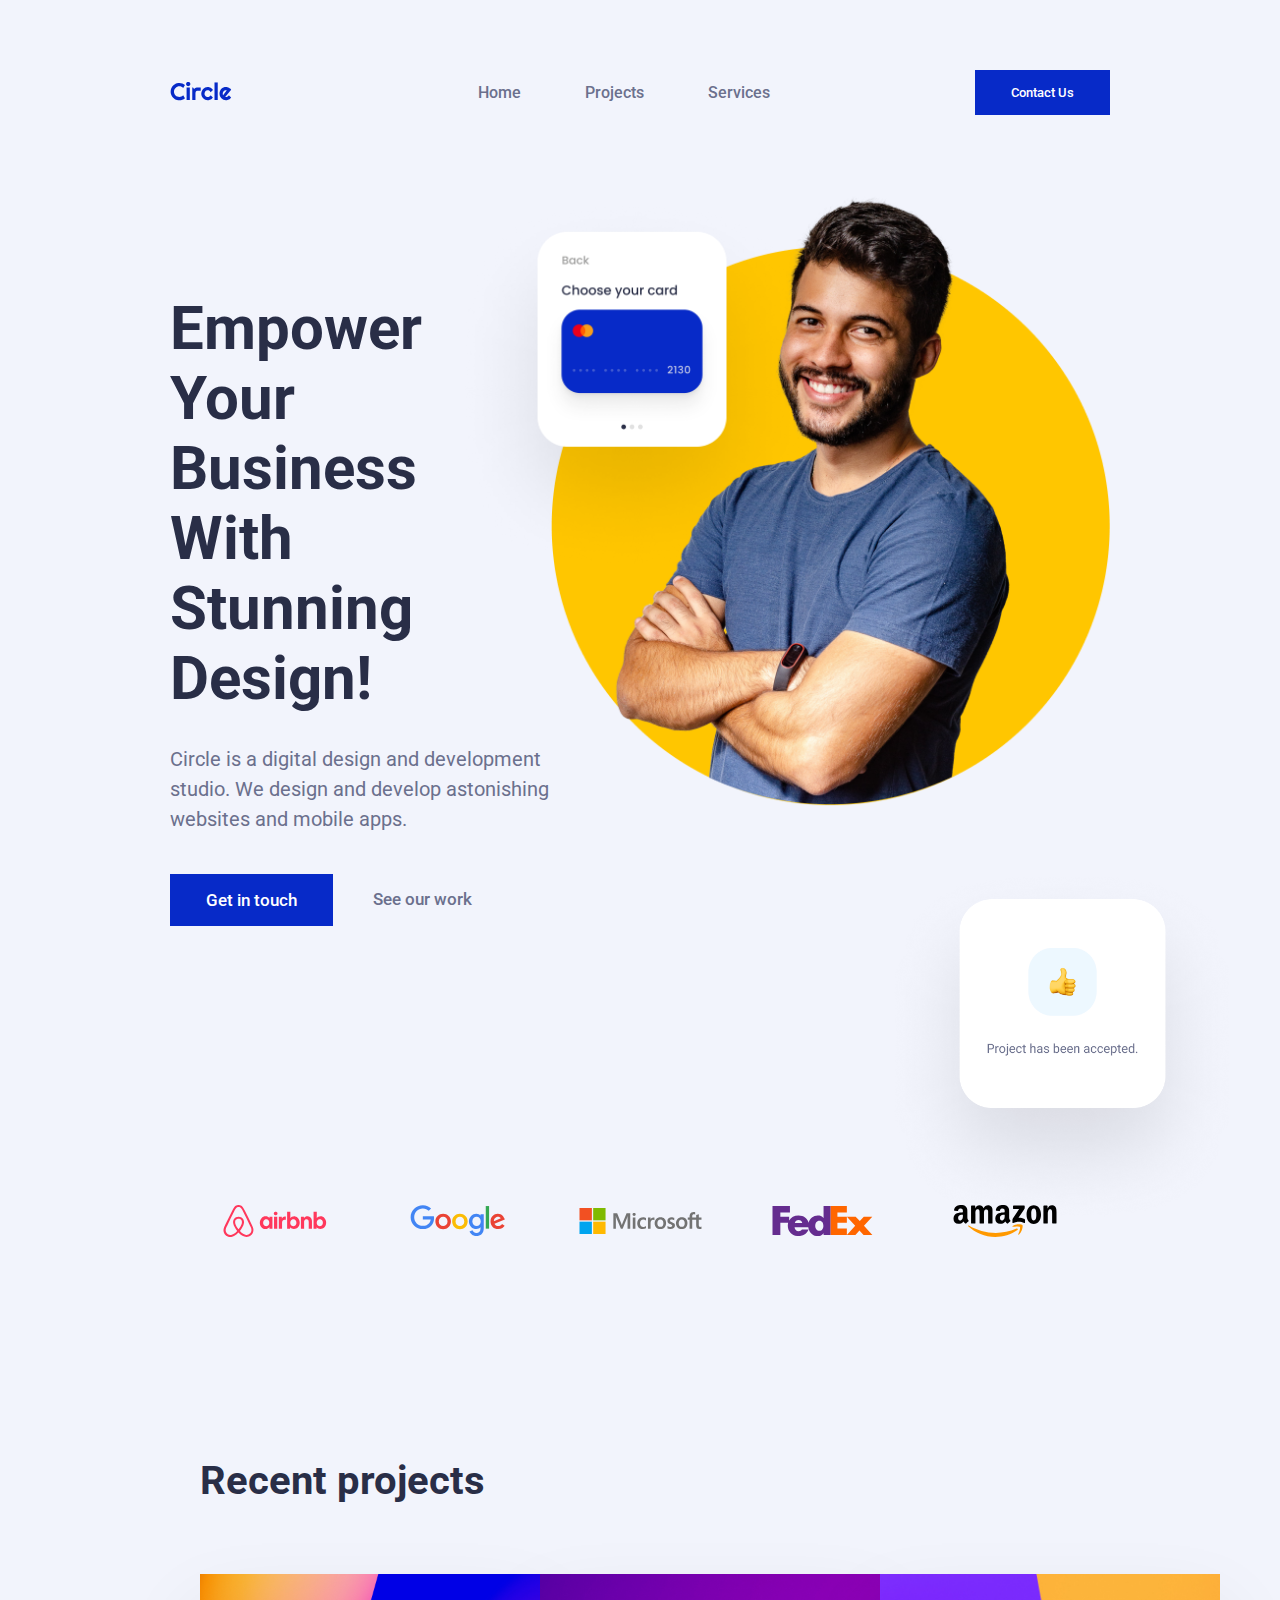
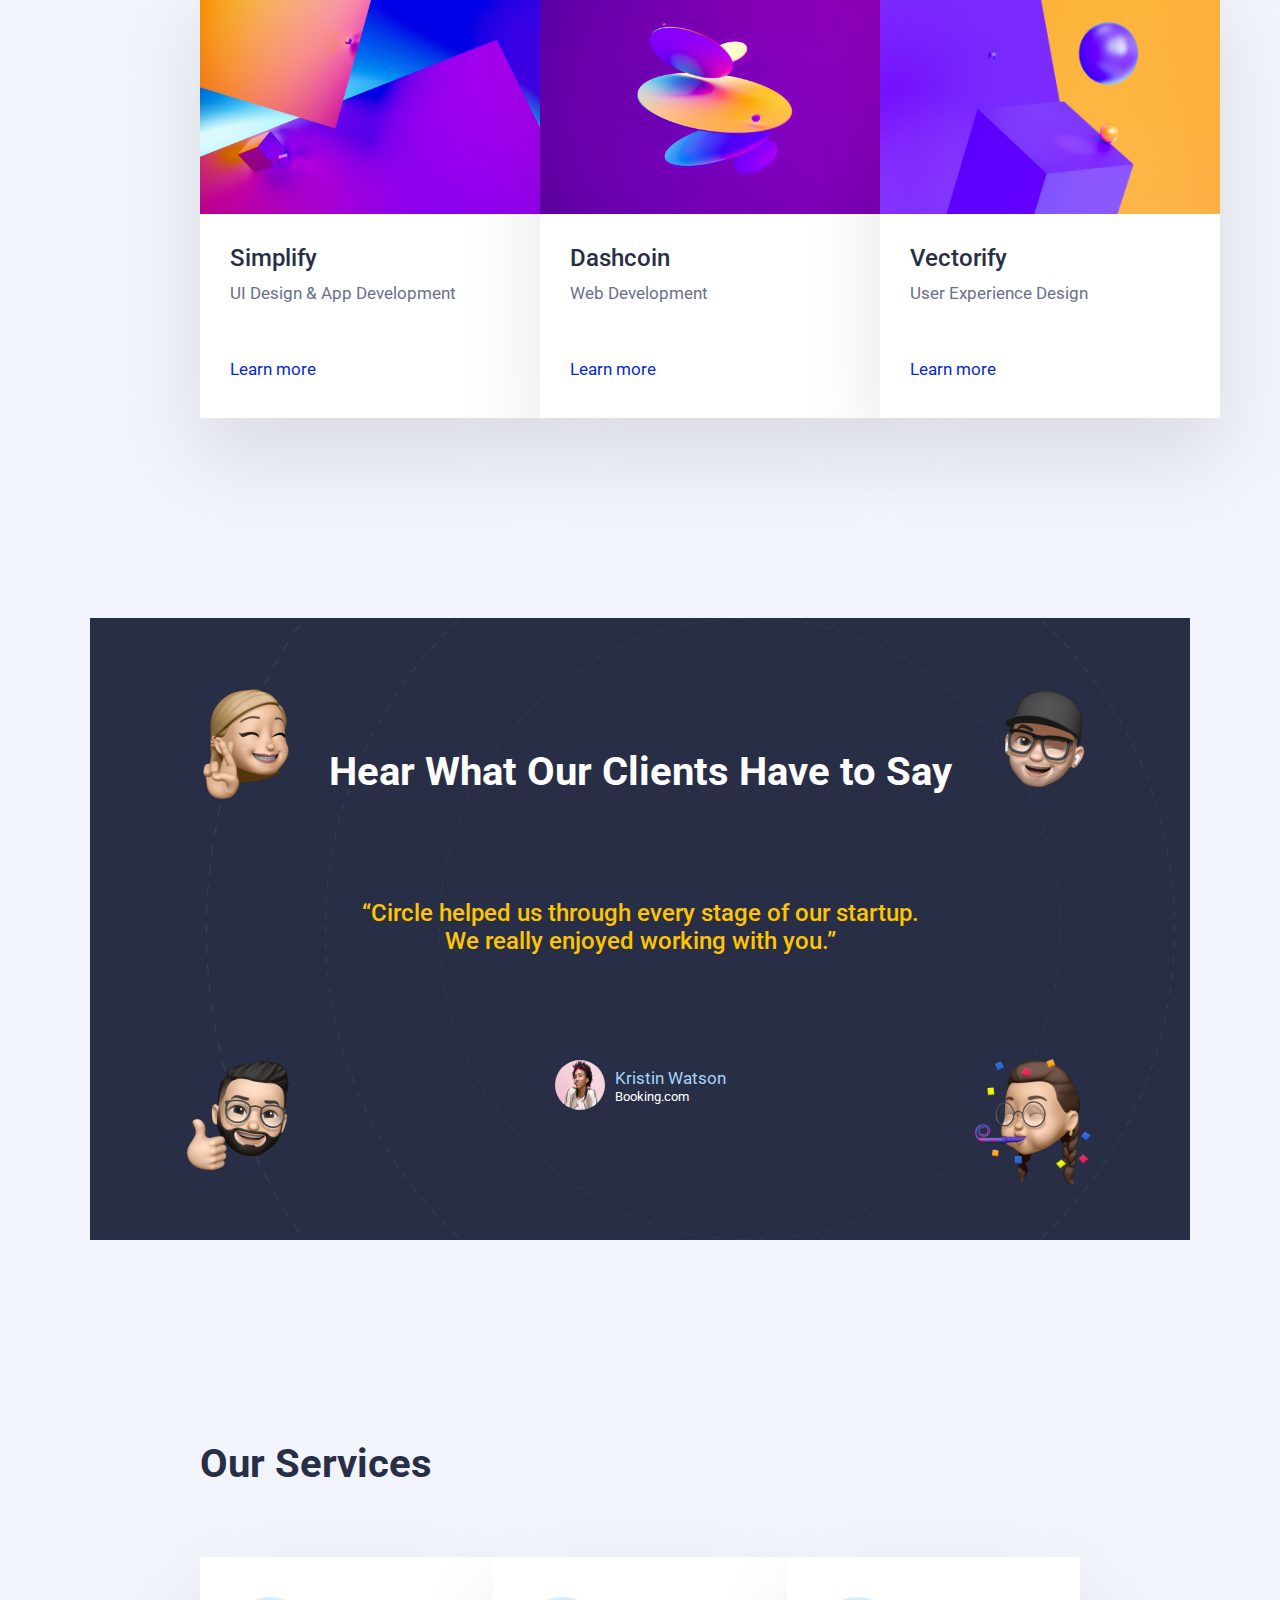
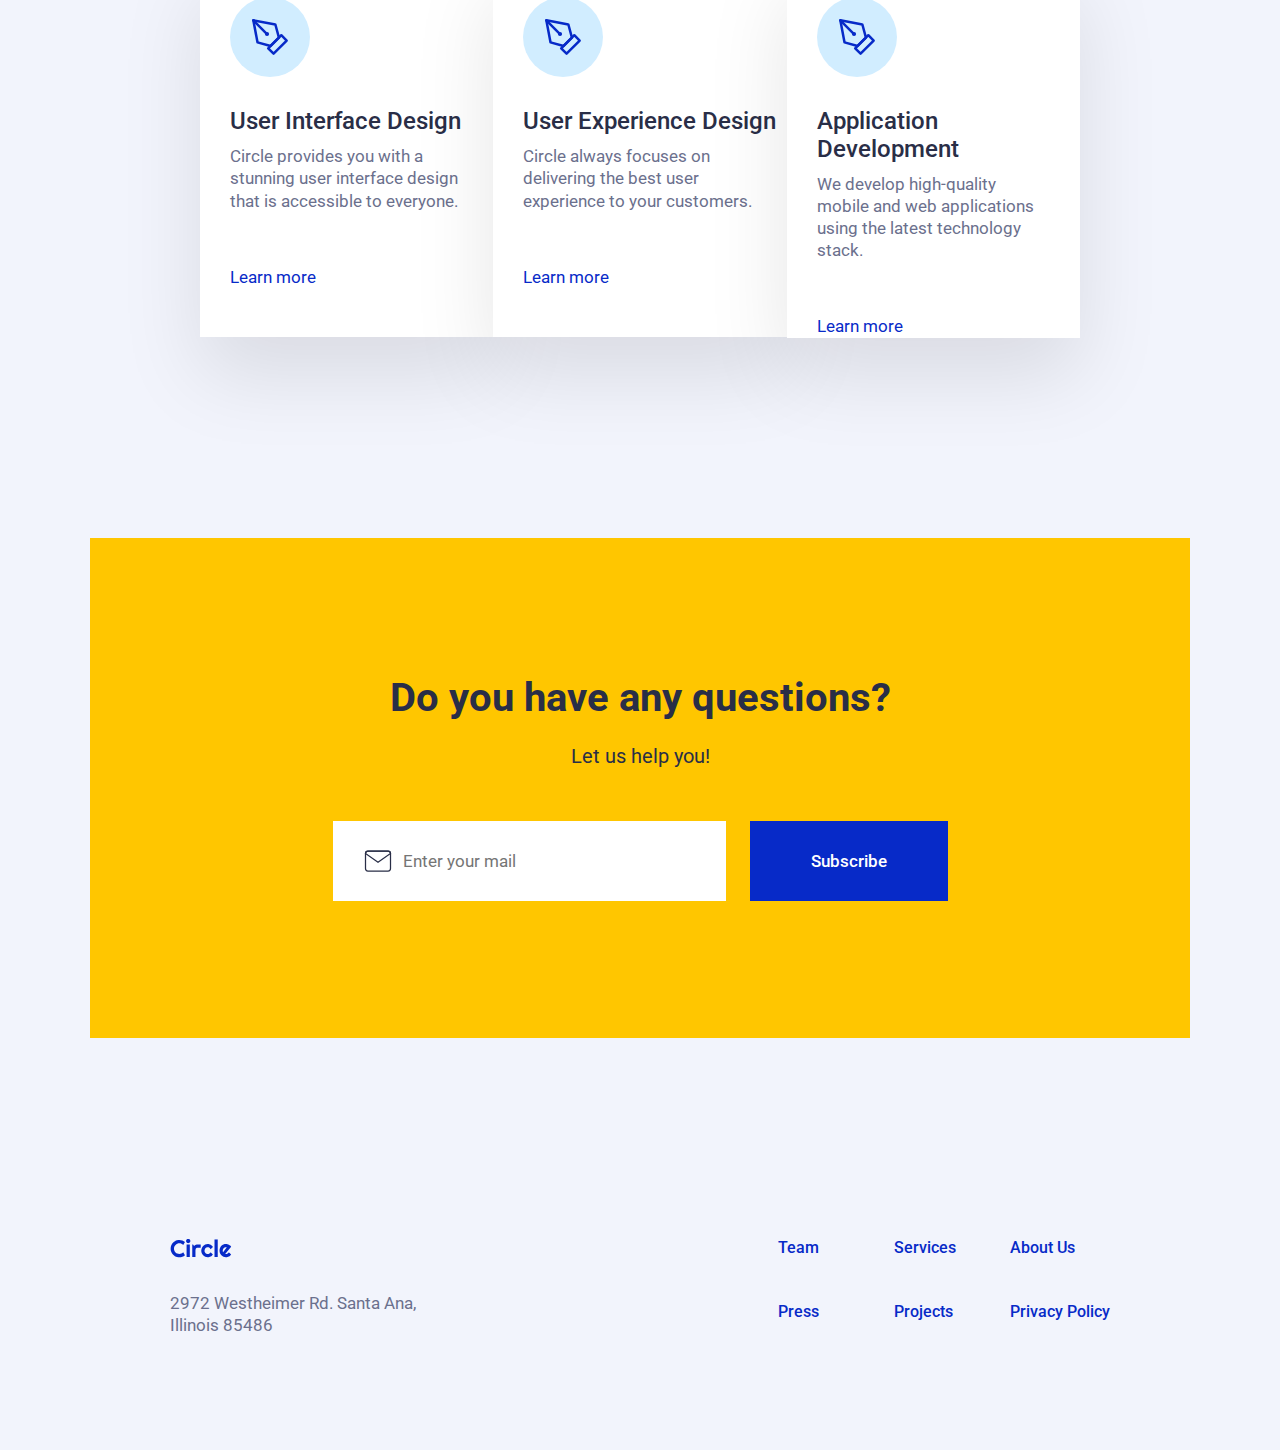
<file: index.html>
<!DOCTYPE html>
<html lang="en">
<head>
    <meta charset="UTF-8">
    <meta http-equiv="X-UA-Compatible" content="IE=edge">
    <meta name="viewport" content="width=device-width, initial-scale=1.0">
    <link rel="stylesheet" href=" style-copy.css">
    <link rel="preconnect" href="https://fonts.googleapis.com">
    <link rel="preconnect" href="https://fonts.gstatic.com" crossorigin>
    <link href="https://fonts.googleapis.com/css2?family=Roboto+Condensed:ital,wght@1,300&family=Roboto:wght@300;400;500;700&display=swap" rel="stylesheet">  
    <link href="https://fonts.googleapis.com/icon?family=Material+Icons" rel="stylesheet"
    />  
    <title>circle</title>
</head>
<body>
    <header class="bg">
        <a href="/index.html"><img class="logo" src="project-assets/logos/circle.svg" alt="logo circle"></a>
        <nav>
            <ul class="navbar">
                <li> <a href="index.html">Home</a></li>
                <li> <a href="index-project.html">Projects</a></li>
                <li> <a href="#services">Services</a></li>
            </ul>
        </nav>
        <a href="/index-contact-us.html"><button class="cta">Contact Us</button></a>
        <div class="burger-menu">
            <span class="material-icons">menu</span>
        </div>
    </header>
<div class="content bg">
    <div class="hero-section">
    <div class="hero-content">
        <h1 class="h1 txt-dark">Empower Your Business With Stunning Design!</h1>
        <p class="body-txt-regular txt-medium">Circle is a digital design and development studio. We design and develop astonishing websites and mobile apps.</p>
        <div  class="btn-hero">
        <a href="#"><button class="cta get-in-touch headline-medium">Get in touch</button></a>
        <a class="btn-ourwork headline-regular" href="#">See our work</a>
         </div>
    </div>
    <div class="imatge-hero">
        <img class="card1" src="project-assets/hero-section/card-1.png" alt="card1">
        <img class="img-hero" src="project-assets/hero-section/hero-image.png" alt="profile image" srcset="">
        <img class="card2" src="project-assets/hero-section/card-2.png" alt="card2">
    </div>
    </div>
    <div class="client-section">
        <div class="logos-section">
            <a class="clients" href="https://www.airbnb.cat/"><img src="project-assets/logos/airbnb-logo.svg" alt="logo Airbnb"></a>
            <a target="_blank" class="clients" href="https://www.google.com/"><img src="project-assets/logos/google-logo.svg" alt="logo Gooogle"></a>
            <a target="_blank" class="clients" href="https://www.microsoft.com/es-es/"><img src="project-assets/logos/microsoft-logo.svg" alt="logo Microsoft"></a>
            <a target="_blank" class="clients" href="https://www.fedex.com/es-es/home.html"><img src="project-assets/logos/fedex-logo.svg" alt="logo FedEx"></a>
            <a target="_blank" class="clients amazon" href="https://www.amazon.es/ref=nav_logo"><img src="project-assets/logos/amazon-logo.svg" alt="logo amazon"></a>
        </div>
    </div>

   <div class="projects-section">
        <h3 class="h3-projects txt-dark ">Recent projects</h3>
        <div class="projects">
            <div id= "card1" class="card-projects bg-white">
            <img src="project-assets/projects-section/1.jpg" alt="imagen-project">
            <h4 class="title-card body-txt-medium txt-dark ">Simplify</h4>
            <p class="text-card headline-medium txt-medium">UI Design & App Development</p>
            <a class="link-card headline-medium primary-txt" href="index-project.html">Learn more</a>
            </div>
            <div id= "card2" class="card-projects bg-white">
            <img src="project-assets/projects-section/2.jpg" alt="imagen-project">
            <h4 class="title-card body-txt-medium txt-dark ">Dashcoin</h4>
            <p class="text-card headline-medium txt-medium">Web Development</p>
            <a class="link-card headline-medium primary-txt" href="index-project.html">Learn more</a>
            </div>
            <div id= "card3" class="card-projects bg-white">
            <img src="project-assets/projects-section/3.jpg" alt="imagen-project">
            <h4 class="title-card body-txt-medium txt-dark ">Vectorify</h4>
            <p class="text-card headline-medium txt-medium">User Experience Design</p>
            <a class="link-card headline-medium primary-txt" href="index-project.html">Learn more</a>
            </div>
        </div>  
    </div> 
  <div class="testimonial-section bg-dark">
        <div class="testimonial-text">
        <h3 class="txt-white">Hear What Our Clients Have to Say</h3>
        <p class="body-txt-medium secondary-txt">“Circle helped us through every stage of our startup.<br>We really enjoyed working with you.”</p>

        <div class="clients-information">
        <img class="img-clients" src="project-assets/testimonial-section/profile.png" alt="imagen perfil">
        <div class="information">
            <p class="name-client headline-medium primary-hover-txt">Kristin Watson</p>
            <p class="web-client caption-small txt-white">Booking.com</p>
        </div>
        </div>
        </div>
        <img class="emoji tl" src="project-assets/testimonial-section/memoji-1.png" alt="emoji1">
        <img class="emoji tr" src="project-assets/testimonial-section/memoji-2.png" alt="emoji1">
        <img class="emoji bl" src="project-assets/testimonial-section/memoji-3.png" alt="emoji1">
        <img class="emoji br" src="project-assets/testimonial-section/memoji-4.png" alt="emoji1">
    </div>
    
    <div class="services-section">
        <h3 class="h3-projects txt-dark ">Our Services</h3>
        <div class="services">

        <div class="card-services bg-white">
            <div class="circulo primary-tapped-bg">
            <img class="imagen-service" src="project-assets/services-section/icons/1.svg" alt="imagen-service">
            </div>
            <p class="title-card body-txt-medium txt-dark">User Interface Design</p>
            <p class="text-card headline-medium txt-medium">Circle provides you with a stunning user interface design that is accessible to everyone.</p>
            <a class="link-card headline-medium primary-txt" href="#">Learn more</a>
        </div>
            
        <div class="card-services bg-white">
            <div class="circulo primary-tapped-bg">
            <img class="imagen-service" src="project-assets/services-section/icons/1.svg" alt="imagen-service">
            </div>
            <p class="title-card body-txt-medium txt-dark">User Experience Design</p>
            <p class="text-card headline-medium txt-medium">Circle always focuses on delivering the best user experience to your customers.</p>
            <a class="link-card headline-medium primary-txt" href="#">Learn more</a>
        </div>
            
        <div class="card-services bg-white">
            <div class="circulo primary-tapped-bg">
            <img class="imagen-service" src="project-assets/services-section/icons/1.svg" alt="imagen-service">
            </div>
            <p class="title-card body-txt-medium txt-dark">Application Development</p>
            <p class="text-card headline-medium txt-medium">We develop high-quality mobile and web applications using the latest technology stack.</p>
            <a class="link-card headline-medium primary-txt" href="#">Learn more</a>
         </div>
         </div>
    </div>
    <div class="cta-section">
        <div class="cta-text txt-dark">
        <h3>Do you have any questions?</h3>
        <p class="body-txt-regular txt-dark">Let us help you!</p>
        <div class="cta-mail">
            <div class="icon-mail"></div>
            <input class="input headline-medium" type="email" id="email" name="email" placeholder= "Enter your mail">
            <a href="#"><button class="cta subscribe headline-regular">Subscribe</button></a>
        </div>
        </div>
    </div> 
</div>
<footer class="bg">
    <div class="footer-web">
    <div class="footer-left">
        <img class="logo" src="project-assets/logos/circle.svg" alt="logo circle">
        <p class="headline-medium txt-medium">2972 Westheimer Rd. Santa Ana,<br>Illinois 85486</p>
    </div>
    <div class="footer-right">
        <a href="#team">Team</a>
        <a href="#services">Services</a>
        <a href="#about-us">About Us</a>
        <a href="#press">Press</a>
        <a href="#projects">Projects</a>
        <a href="#provacy-policy">Privacy Policy</a>
    </div>
    </div>
</footer>
<script src="index.js"></script>
</body>
</html>
</file>
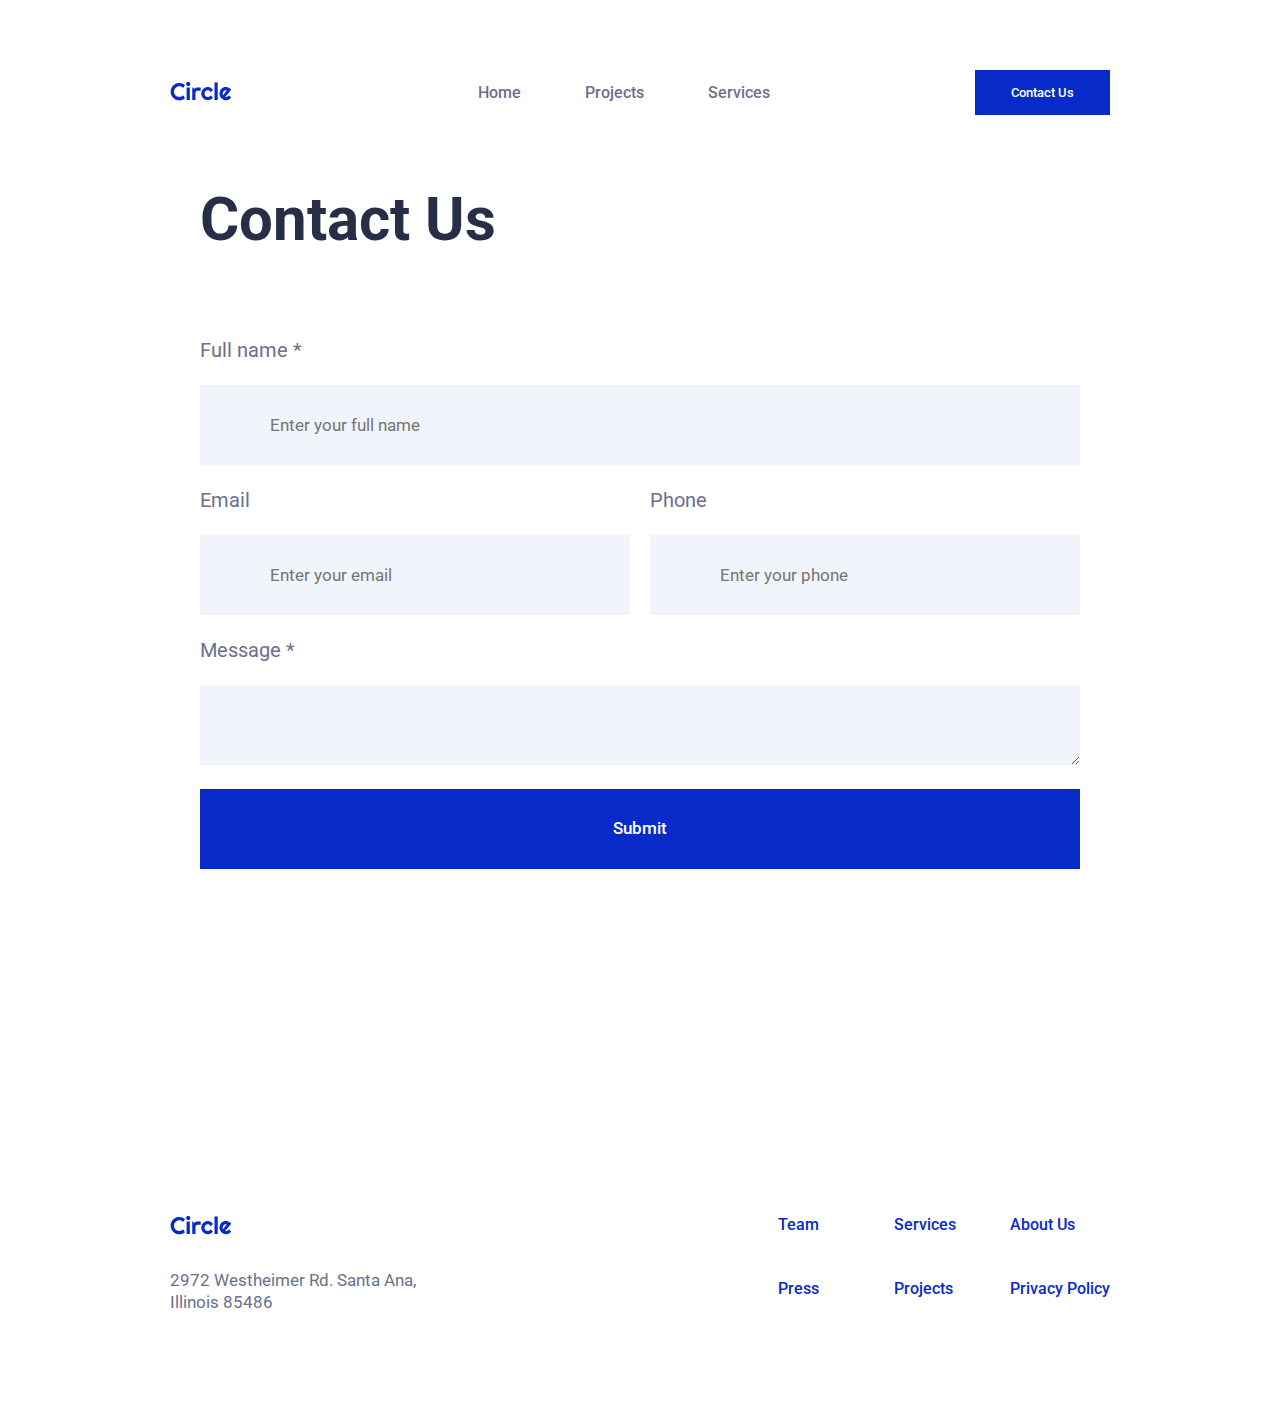
<file: index-contact-us.html>
<!DOCTYPE html>
<html lang="en">
<head>
    <meta charset="UTF-8">
    <meta http-equiv="X-UA-Compatible" content="IE=edge">
    <meta name="viewport" content="width=device-width, initial-scale=1.0">
    <link rel="stylesheet" href=" style-copy.css">
    <link rel="preconnect" href="https://fonts.googleapis.com">
    <link rel="preconnect" href="https://fonts.gstatic.com" crossorigin>
    <link href="https://fonts.googleapis.com/css2?family=Roboto+Condensed:ital,wght@1,300&family=Roboto:wght@300;400;500;700&display=swap" rel="stylesheet">    
    <link href="https://fonts.googleapis.com/icon?family=Material+Icons" rel="stylesheet"
    />  
    <title>circle</title>
</head>
<body>
    <header class="bg-white">
        <a href="/index.html"><img class="logo" src="project-assets/logos/circle.svg" alt="logo circle"></a>
        <nav>
            <ul class="navbar">
                <li> <a href="index.html">Home</a></li>
                <li> <a href="index-project.html">Projects</a></li>
                <li> <a href="#services">Services</a></li>
            </ul>
        </nav>
        <a href="/index-contact-us.html"><button class="cta">Contact Us</button></a>
        <div class="burger-menu">
            <span class="material-icons">menu</span>
        </div>
    </header>
<div class="content bg-white">
    <div class="contact-us-section">
    <h1 class="h1 txt-dark">Contact Us</h1>
    <div class="contact-form">

        <div class="form-name">
            <label class="contact-title txt-medium body-txt-regular" for="name">Full name *</label>
            <input  class="fullname input-form bg headline-medium" type="text" placeholder="Enter your full name">
        </div>
        <div class="form-section">
            <div class="mail-form">
            <label class="contact-title txt-medium body-txt-regular" for="name">Email</label>
            <input  class="email-input input-form bg headline-medium" type="email" placeholder="Enter your email">
            </div>
            <div class="phone-form">
                <label class="contact-title txt-medium body-txt-regular" for="name">Phone</label>
                <input  class="phone-input input-form bg headline-medium" type="tel" placeholder="Enter your phone">
            </div>
        </div>
        <div class="form-message">
            <label class="contact-title txt-medium body-txt-regular" for="name">Message *</label>
            <textarea class="message-input input-form bg headline-medium" type="textarea" placeholder="Write your message here...">
                </textarea>
        </div>
        <button class="submit txt-white headline-regular">Submit</button>

    </div>
</div>
</div>
<footer class="bg-white">
    <div class="footer-web">
    <div class="footer-left">
        <img class="logo" src="project-assets/logos/circle.svg" alt="logo circle">
        <p class="headline-medium txt-medium">2972 Westheimer Rd. Santa Ana,<br>Illinois 85486</p>
    </div>
    <div class="footer-right">
        <a href="#team">Team</a>
        <a href="#services">Services</a>
        <a href="#about-us">About Us</a>
        <a href="#press">Press</a>
        <a href="#projects">Projects</a>
        <a href="#provacy-policy">Privacy Policy</a>
    </div>
    </div>
</footer>
<script src="/index-contact-us.js"></script>
</body>
</html>
</file>
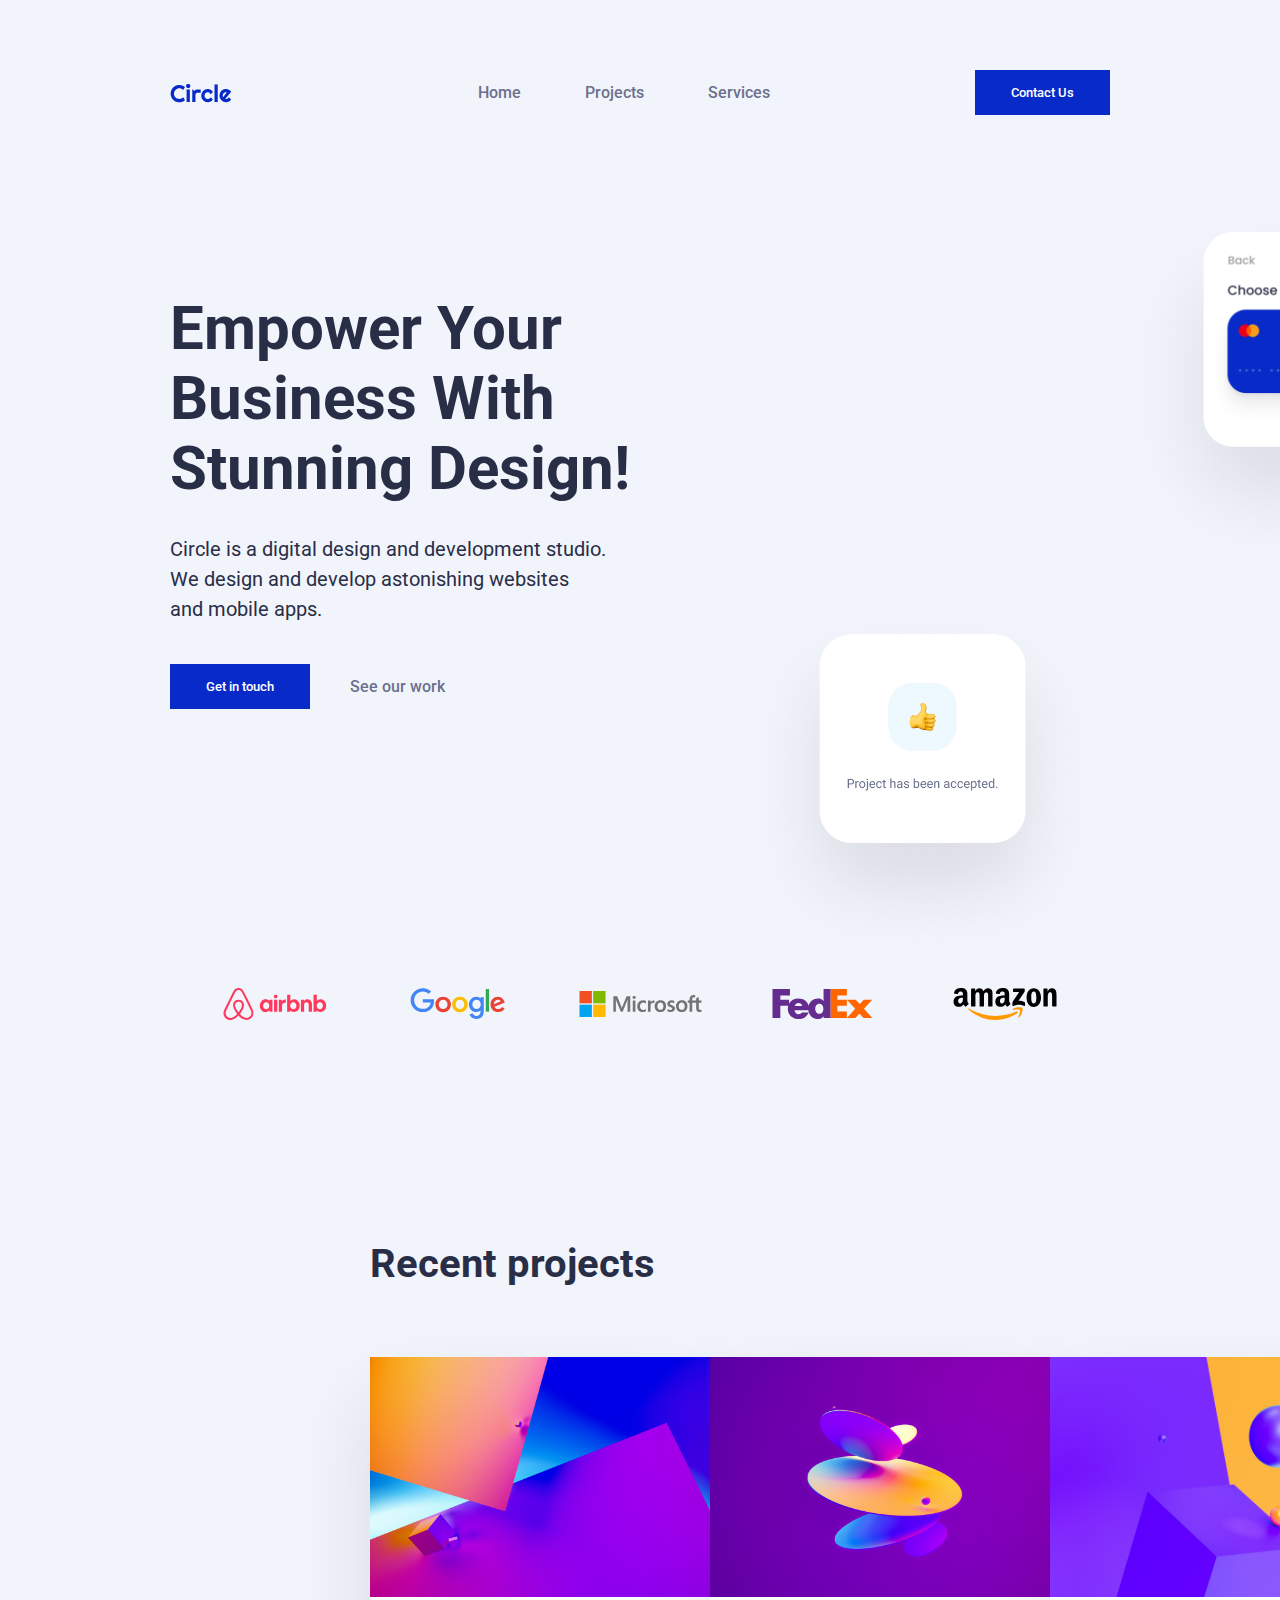
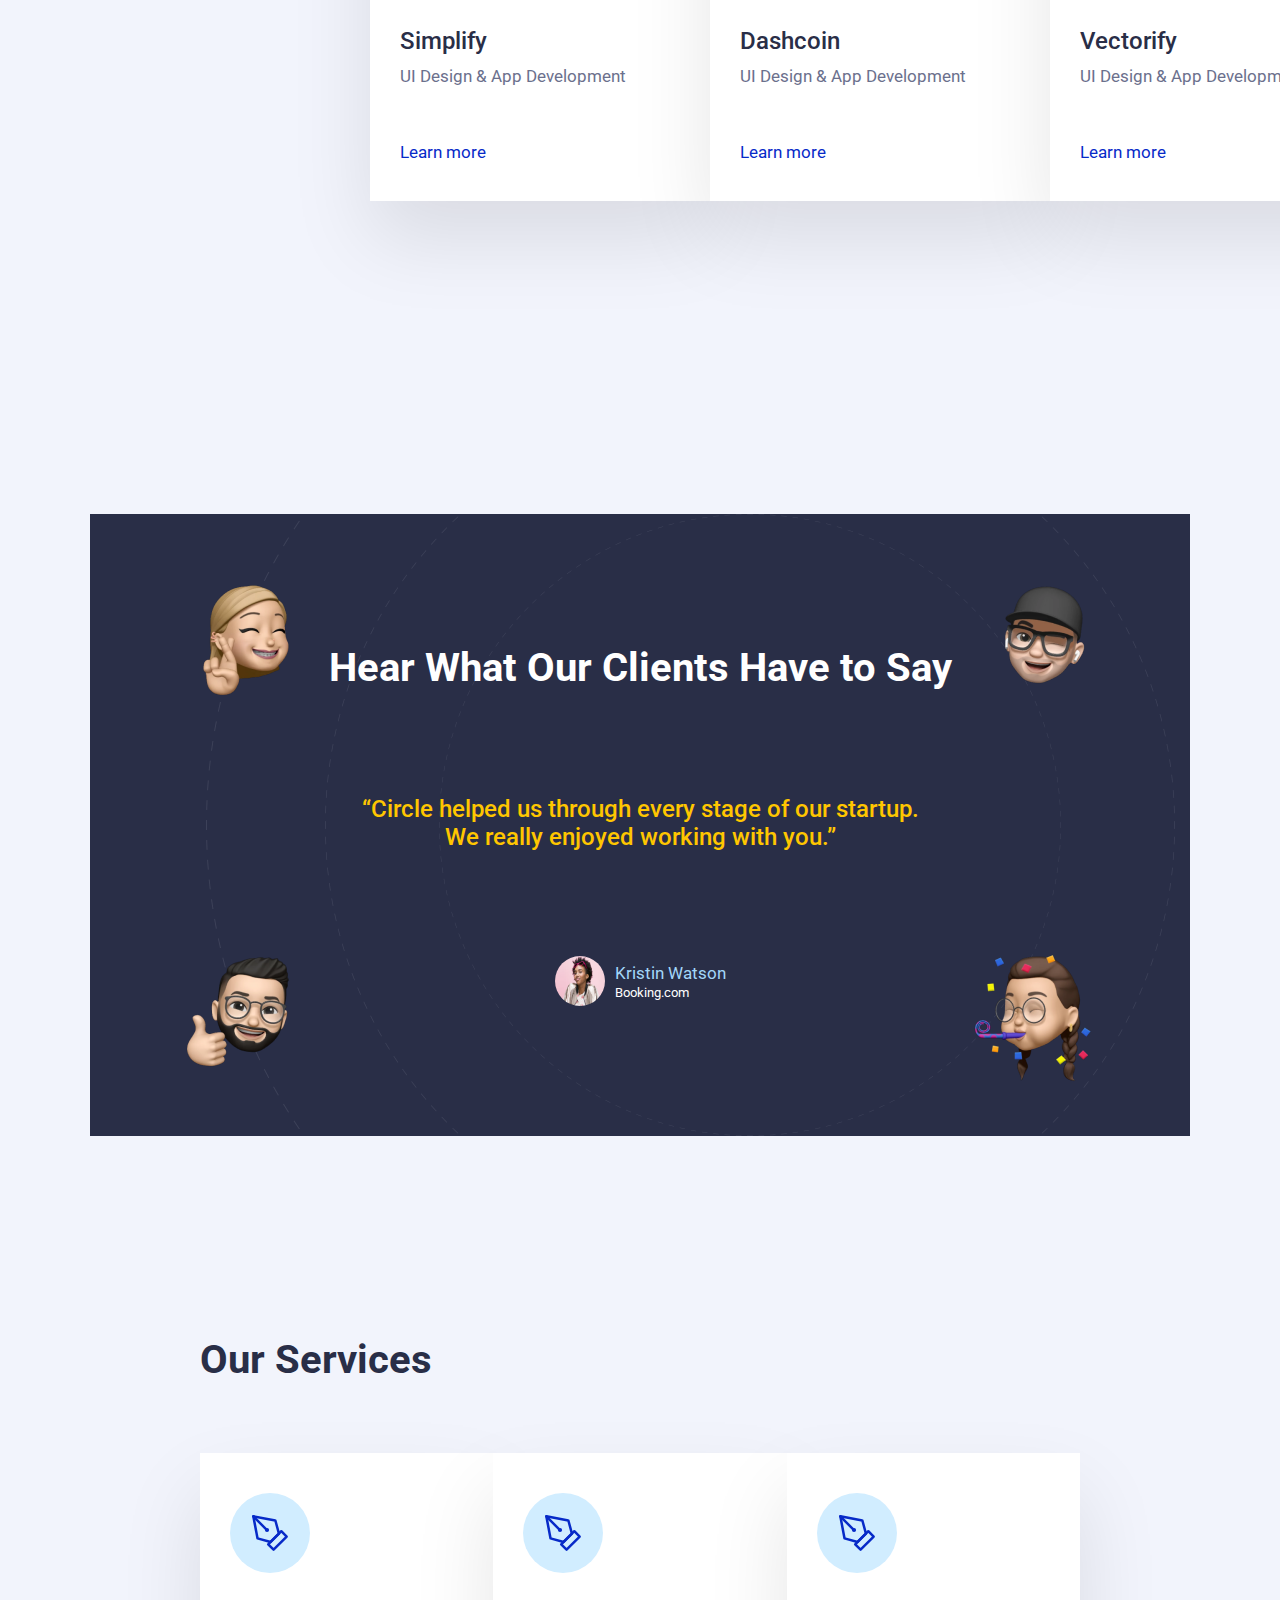
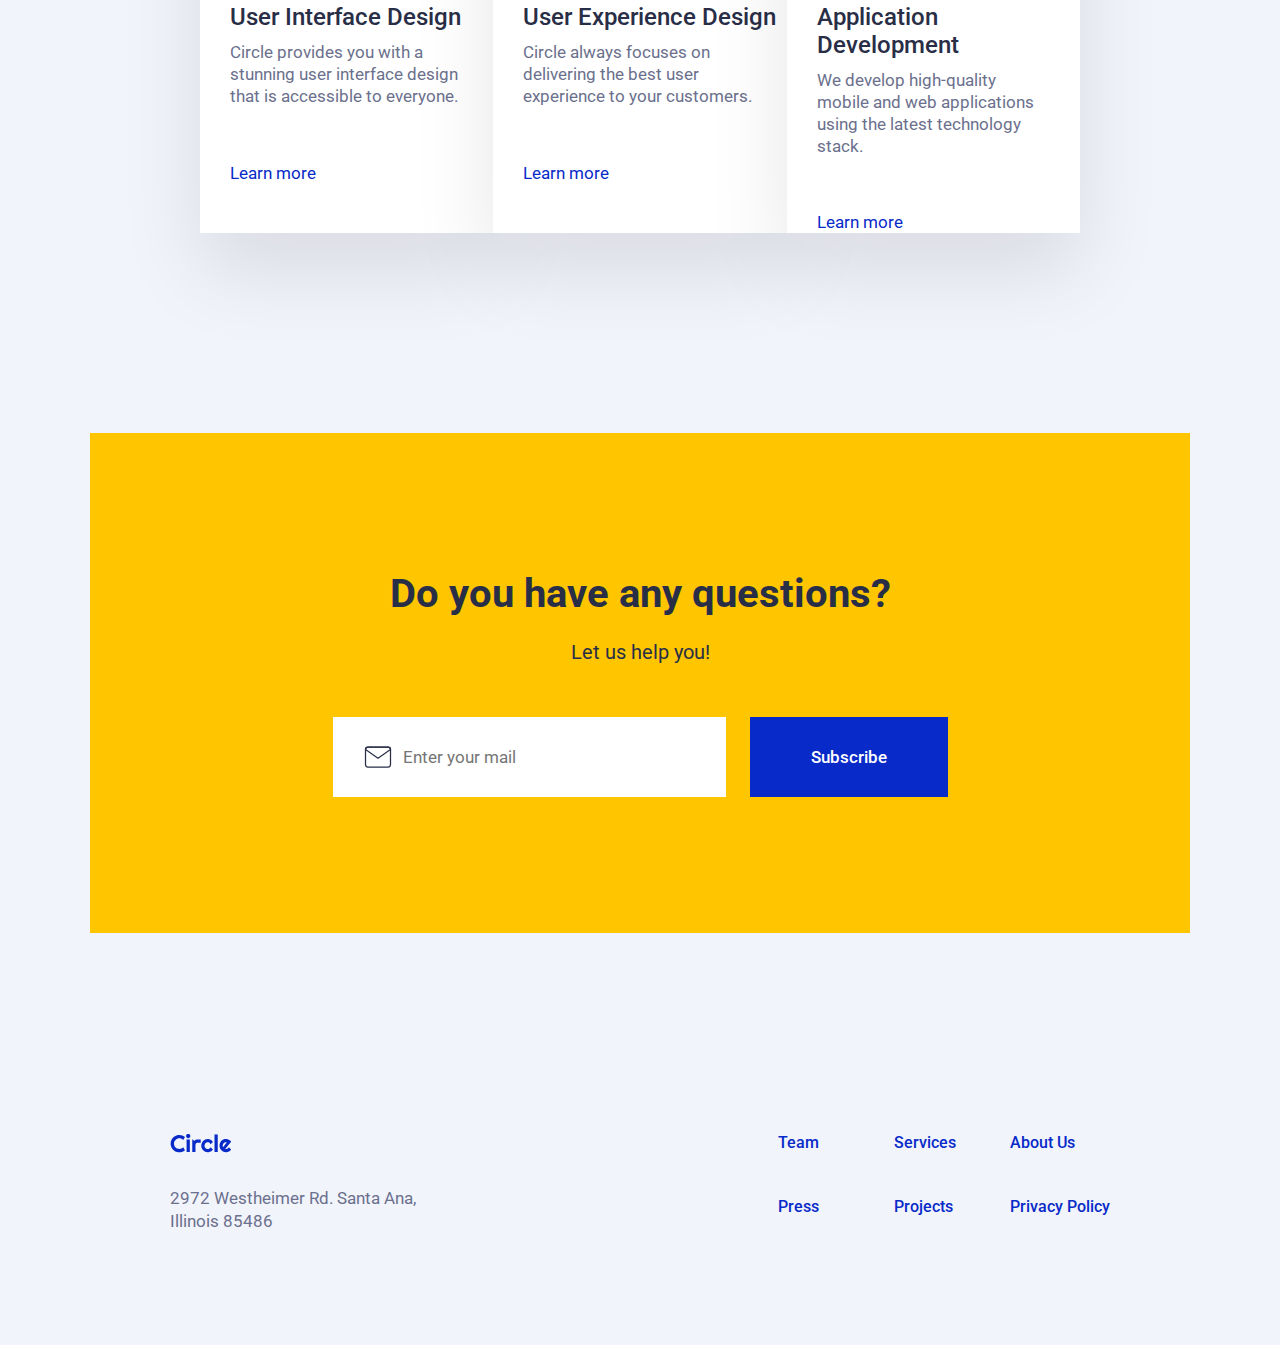
<file: index-copy.html>
<!DOCTYPE html>
<html lang="en">
<head>
    <meta charset="UTF-8">
    <meta http-equiv="X-UA-Compatible" content="IE=edge">
    <meta name="viewport" content="width=device-width, initial-scale=1.0">
    <link rel="stylesheet" href=" style-copy.css">
    <link rel="preconnect" href="https://fonts.googleapis.com">
    <link rel="preconnect" href="https://fonts.gstatic.com" crossorigin>
    <link href="https://fonts.googleapis.com/css2?family=Roboto+Condensed:ital,wght@1,300&family=Roboto:wght@300;400;500;700&display=swap" rel="stylesheet">    
    <title>circle</title>
</head>
<body>
    <header class="bg">
        <img class="logo" src="project-assets/logos/circle.svg" alt="logo circle">
        <nav>
            <ul class="navbar">
                <li> <a href="#home">Home</a></li>
                <li> <a href="#projects">Projects</a></li>
                <li> <a href="#services">Services</a></li>
            </ul>
        </nav>
        <a href="#"><button class="cta">Contact Us</button></a>
    </header>
<div class="content bg">
    <div class="hero-section">
    <div class="hero-content">
        <h1 class="h1 txt-dark">Empower Your <br> Business With  <br> Stunning Design!</h1>
        <p class="body-txt-regular txt-dark">Circle is a digital design and development studio. <br>We design and develop astonishing websites <br> and mobile apps.</p>
        <div  class="btn-hero">
        <a href="#"><button class="cta">Get in touch</button></a>
        <a class="btn-ourwork" href="#">See our work</a>
         </div>
    </div>
    <div class="imatge-hero">
        <img class="card1" src="project-assets/hero-section/card-1.png" alt="card1">
        <img class="card2" src="project-assets/hero-section/card-2.png" alt="card2">
    </div>
    </div>
    <div class="client-section">
        <div class="logos-section">
            <a class="clients" href="https://www.airbnb.cat/"><img src="project-assets/logos/airbnb-logo.svg" alt="logo Airbnb"></a>
            <a class="clients" href="https://www.google.com/"><img src="project-assets/logos/google-logo.svg" alt="logo Gooogle"></a>
            <a class="clients" href="https://www.microsoft.com/es-es/"><img src="project-assets/logos/microsoft-logo.svg" alt="logo Microsoft"></a>
            <a class="clients" href="https://www.fedex.com/es-es/home.html"><img src="project-assets/logos/fedex-logo.svg" alt="logo FedEx"></a>
            <a class="clients" href="https://www.amazon.es/ref=nav_logo"><img src="project-assets/logos/amazon-logo.svg" alt="logo amazon"></a>
        </div>
    </div>

    <div class="project-section">
        <h3 class="h3-projects txt-dark ">Recent projects</h3>
        <div class="projects">
            <div class="card-projects bg-white">
            <img src="project-assets/projects-section/1.jpg" alt="imagen-project">
            <p class="title-card body-txt-medium txt-dark ">Simplify</p>
            <p class="text-card headline-medium txt-medium">UI Design & App Development</p>
            <a class="link-card headline-medium primary-txt" href="#">Learn more</a>
            </div>
            <div class="card-projects bg-white">
            <img src="project-assets/projects-section/2.jpg" alt="imagen-project">
            <p class="title-card body-txt-medium txt-dark ">Dashcoin</p>
            <p class="text-card headline-medium txt-medium">UI Design & App Development</p>
            <a class="link-card headline-medium primary-txt" href="#">Learn more</a>
            </div>
            <div class="card-projects bg-white">
            <img src="project-assets/projects-section/3.jpg" alt="imagen-project">
            <p class="title-card body-txt-medium txt-dark ">Vectorify</p>
            <p class="text-card headline-medium txt-medium">UI Design & App Development</p>
            <a class="link-card headline-medium primary-txt" href="#">Learn more</a>
            </div>
        </div>  
    </div>
    <div class="testimonial-section bg-dark">
        <div class="testimonial-text">
        <h3 class="txt-white">Hear What Our Clients Have to Say</h3>
        <p class="body-txt-medium secondary-txt">“Circle helped us through every stage of our startup.<br>We really enjoyed working with you.”</p>

        <div class="clients-information">
        <img class="img-clients" src="project-assets/testimonial-section/profile.png" alt="imagen perfil">
        <div class="information">
            <p class="name-client headline-medium primary-hover-txt">Kristin Watson</p>
            <p class="web-client caption-small txt-white">Booking.com</p>
        </div>
        </div>
        </div>
        <img class="emoji tl" src="project-assets/testimonial-section/memoji-1.png" alt="emoji1">
        <img class="emoji tr" src="project-assets/testimonial-section/memoji-2.png" alt="emoji1">
        <img class="emoji bl" src="project-assets/testimonial-section/memoji-3.png" alt="emoji1">
        <img class="emoji br" src="project-assets/testimonial-section/memoji-4.png" alt="emoji1">
    </div>
    <div class="services-section">
        <h3 class="h3-projects txt-dark ">Our Services</h3>
        <div class="services">

        <div class="card-services bg-white">
            <div class="circulo primary-tapped-bg">
            <img class="imagen-service" src="project-assets/services-section/icons/1.svg" alt="imagen-service">
            </div>
            <p class="title-card body-txt-medium txt-dark">User Interface Design</p>
            <p class="text-card headline-medium txt-medium">Circle provides you with a stunning user interface design that is accessible to everyone.</p>
            <a class="link-card headline-medium primary-txt" href="#">Learn more</a>
        </div>
            
        <div class="card-services bg-white">
            <div class="circulo primary-tapped-bg">
            <img class="imagen-service" src="project-assets/services-section/icons/1.svg" alt="imagen-service">
            </div>
            <p class="title-card body-txt-medium txt-dark">User Experience Design</p>
            <p class="text-card headline-medium txt-medium">Circle always focuses on delivering the best user experience to your customers.</p>
            <a class="link-card headline-medium primary-txt" href="#">Learn more</a>
        </div>
            
        <div class="card-services bg-white">
            <div class="circulo primary-tapped-bg">
            <img class="imagen-service" src="project-assets/services-section/icons/1.svg" alt="imagen-service">
            </div>
            <p class="title-card body-txt-medium txt-dark">Application Development</p>
            <p class="text-card headline-medium txt-medium">We develop high-quality mobile and web applications using the latest technology stack.</p>
            <a class="link-card headline-medium primary-txt" href="#">Learn more</a>
         </div>
         </div>
    </div> 
    <div class="cta-section">
        <div class="cta-text txt-dark">
        <h3>Do you have any questions?</h3>
        <p class="body-txt-regular txt-dark">Let us help you!</p>
        <div class="cta-mail">
            <div class="icon-mail"></div>
            <input class="input headline-medium" type="email" id="email" name="email" placeholder= "Enter your mail">
            <a href="#"><button class="cta headline-regular">Subscribe</button></a>
        </div>
        </div>
    </div> 
</div>
<footer class="bg">
    <div class="footer-web">
    <div class="footer-left">
        <img class="logo" src="project-assets/logos/circle.svg" alt="logo circle">
        <p class="headline-medium txt-medium">2972 Westheimer Rd. Santa Ana,<br>Illinois 85486</p>
    </div>
    <div class="footer-right">
        <a href="#team">Team</a>
        <a href="#services">Services</a>
        <a href="#about-us">About Us</a>
        <a href="#press">Press</a>
        <a href="#projects">Projects</a>
        <a href="#provacy-policy">Privacy Policy</a>
    </div>
    </div>
</footer>
</body>
</html>
</file>
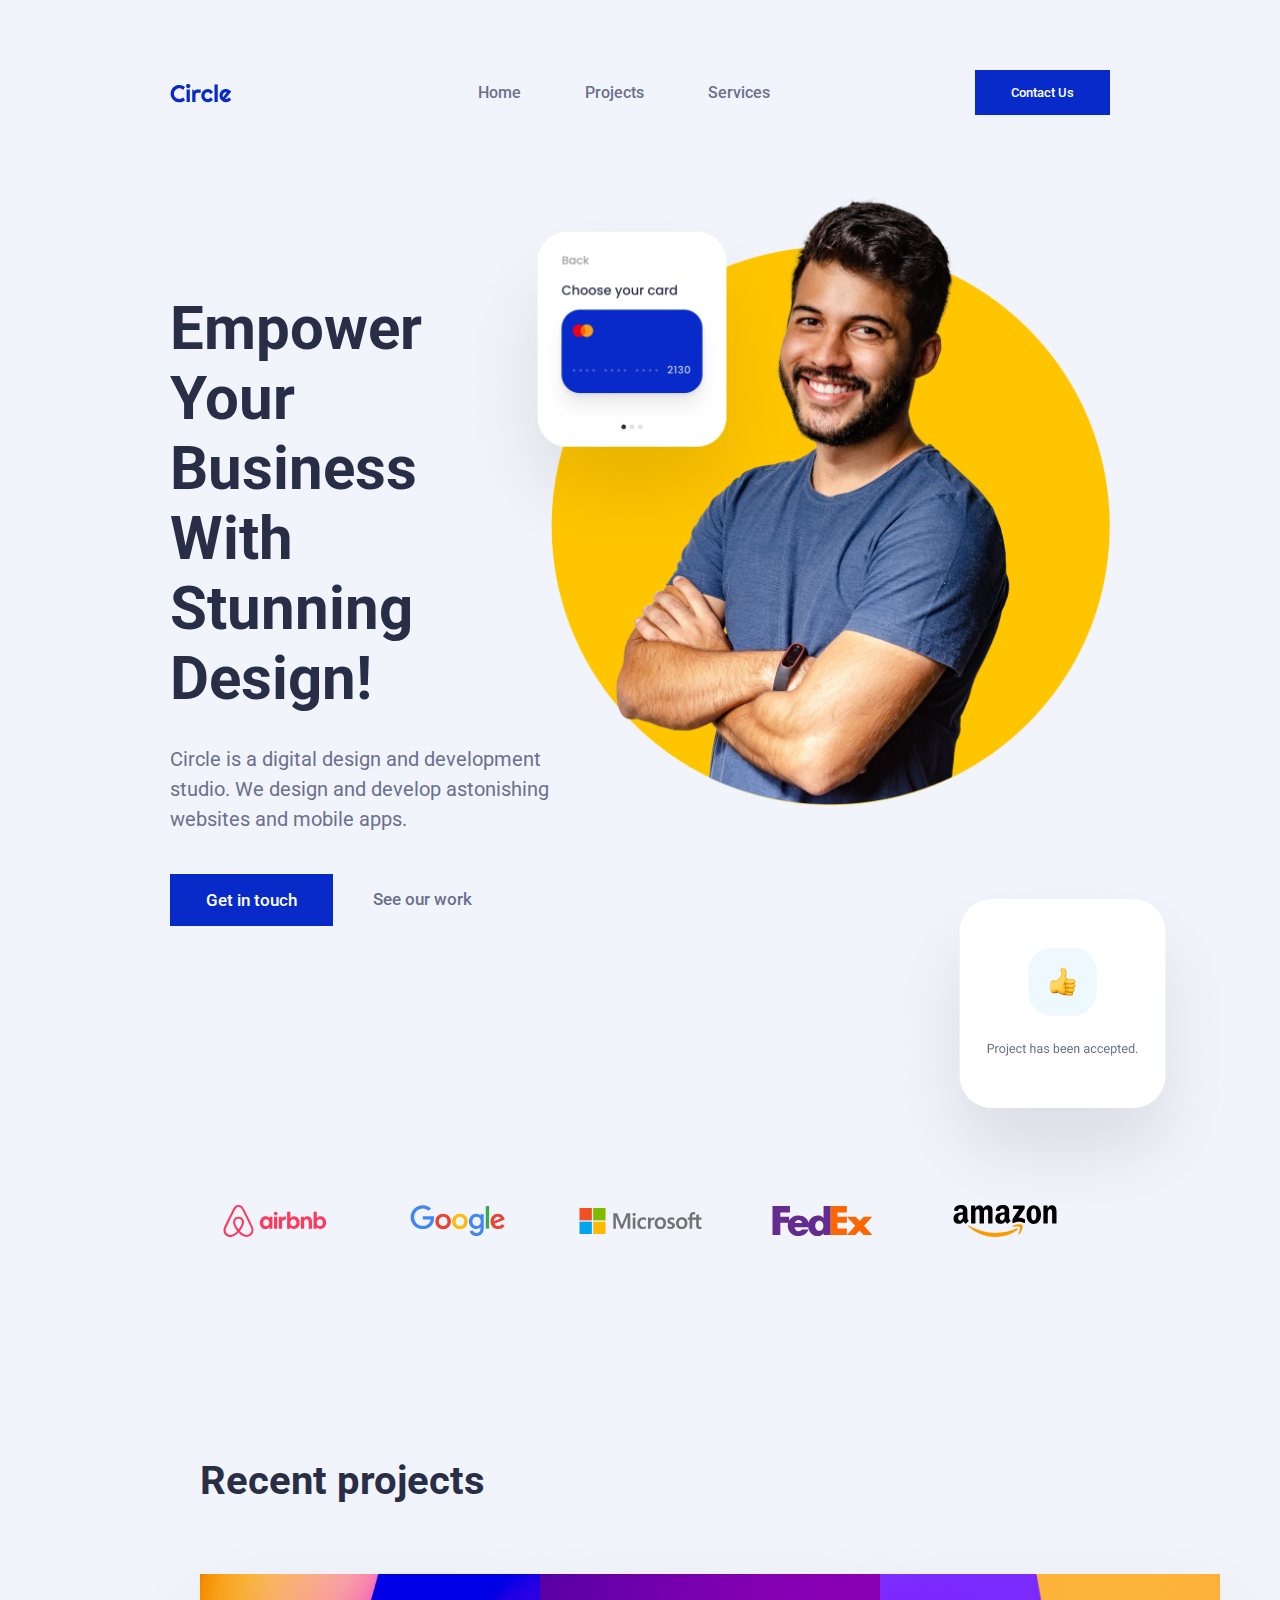
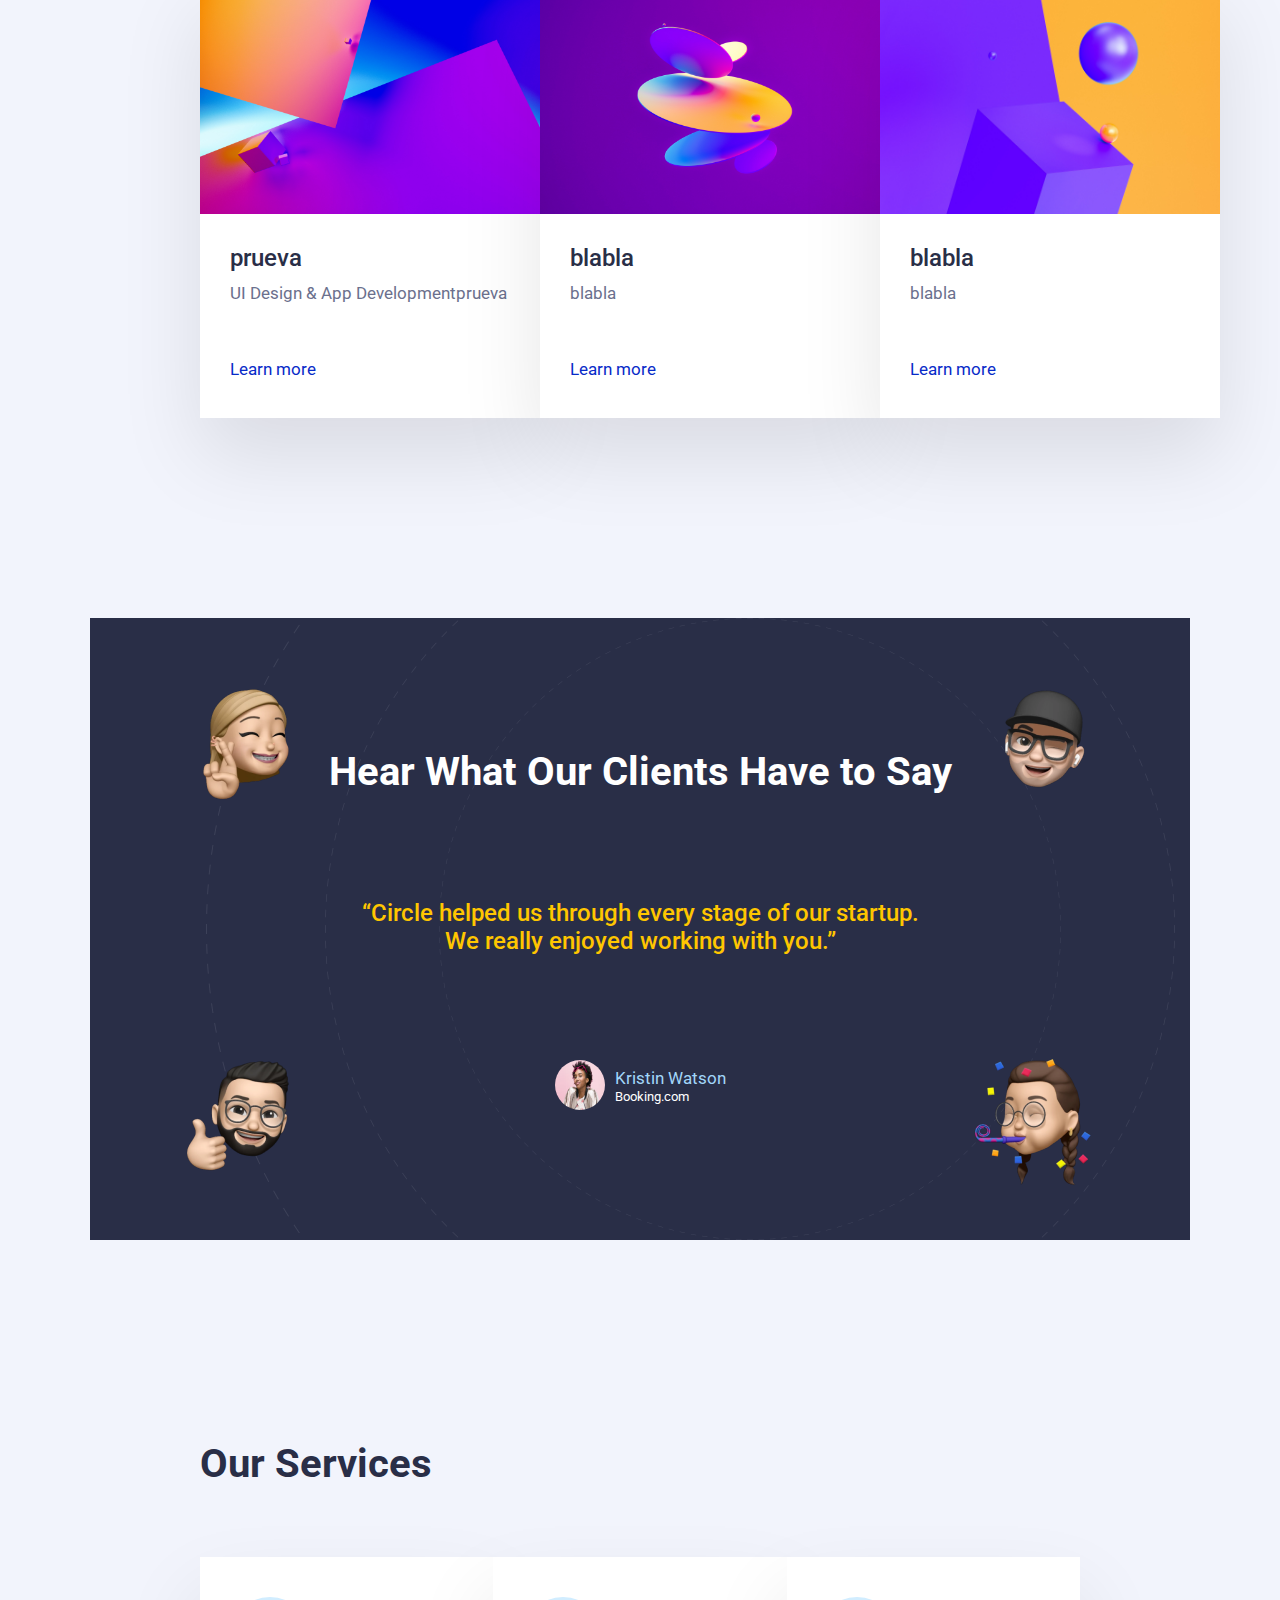
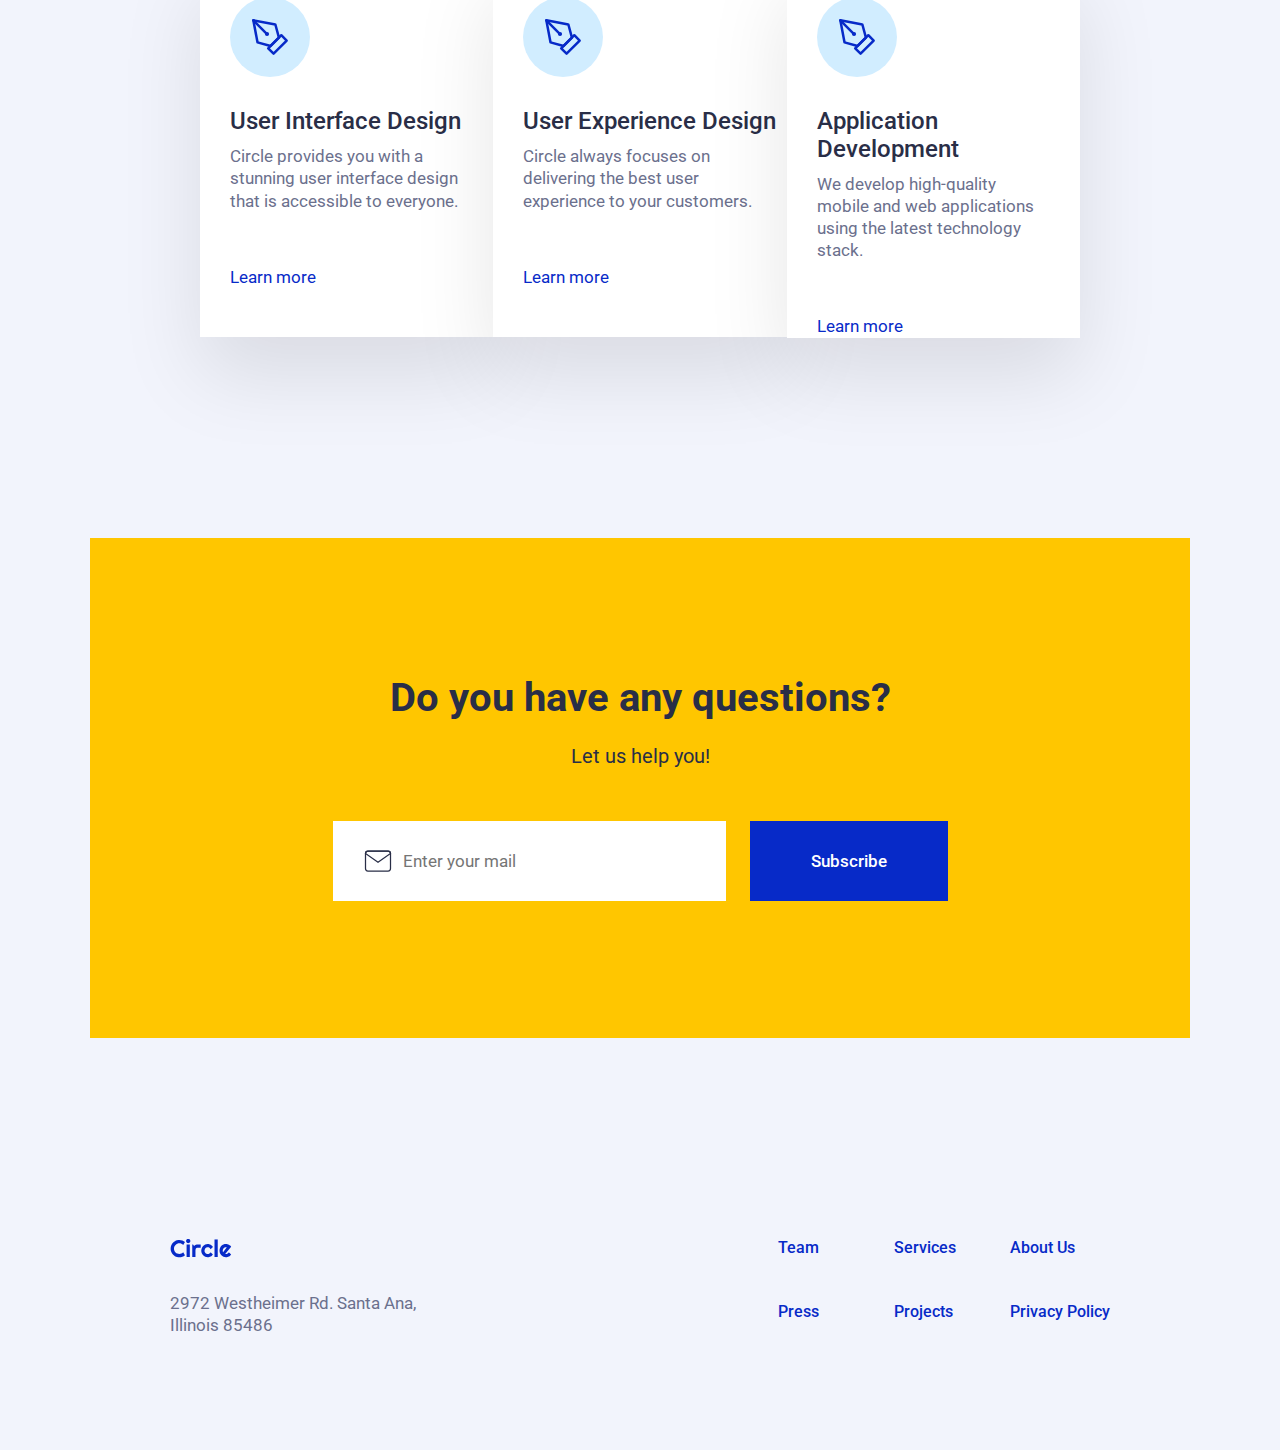
<file: index-homepage.html>
<!DOCTYPE html>
<html lang="en">
<head>
    <meta charset="UTF-8">
    <meta http-equiv="X-UA-Compatible" content="IE=edge">
    <meta name="viewport" content="width=device-width, initial-scale=1.0">
    <link rel="stylesheet" href=" style-copy.css">
    <link rel="preconnect" href="https://fonts.googleapis.com">
    <link rel="preconnect" href="https://fonts.gstatic.com" crossorigin>
    <link href="https://fonts.googleapis.com/css2?family=Roboto+Condensed:ital,wght@1,300&family=Roboto:wght@300;400;500;700&display=swap" rel="stylesheet">  
    <link href="https://fonts.googleapis.com/icon?family=Material+Icons" rel="stylesheet"
    />  
    <title>circle</title>
</head>
<body>
    <header class="bg">
        <img class="logo" src="project-assets/logos/circle.svg" alt="logo circle">
        <nav>
            <ul class="navbar">
                <li> <a href="index-homepage.html">Home</a></li>
                <li> <a href="index-project.html">Projects</a></li>
                <li> <a href="#services">Services</a></li>
            </ul>
        </nav>
        <a href="#"><button class="cta">Contact Us</button></a>
        <div class="burger-menu">
            <span class="material-icons">menu</span>
        </div>
    </header>
<div class="content bg">
    <div class="hero-section">
    <div class="hero-content">
        <h1 class="h1 txt-dark">Empower Your Business With Stunning Design!</h1>
        <p class="body-txt-regular txt-medium">Circle is a digital design and development studio. We design and develop astonishing websites and mobile apps.</p>
        <div  class="btn-hero">
        <a href="#"><button class="cta get-in-touch headline-medium">Get in touch</button></a>
        <a class="btn-ourwork headline-regular" href="#">See our work</a>
         </div>
    </div>
    <div class="imatge-hero">
        <img class="card1" src="project-assets/hero-section/card-1.png" alt="card1">
        <img class="img-hero" src="project-assets/hero-section/hero-image.png" alt="profile image" srcset="">
        <img class="card2" src="project-assets/hero-section/card-2.png" alt="card2">
    </div>
    </div>
    <div class="client-section">
        <div class="logos-section">
            <a class="clients" href="https://www.airbnb.cat/"><img src="project-assets/logos/airbnb-logo.svg" alt="logo Airbnb"></a>
            <a target="_blank" class="clients" href="https://www.google.com/"><img src="project-assets/logos/google-logo.svg" alt="logo Gooogle"></a>
            <a target="_blank" class="clients" href="https://www.microsoft.com/es-es/"><img src="project-assets/logos/microsoft-logo.svg" alt="logo Microsoft"></a>
            <a target="_blank" class="clients" href="https://www.fedex.com/es-es/home.html"><img src="project-assets/logos/fedex-logo.svg" alt="logo FedEx"></a>
            <a target="_blank" class="clients amazon" href="https://www.amazon.es/ref=nav_logo"><img src="project-assets/logos/amazon-logo.svg" alt="logo amazon"></a>
        </div>
    </div>

    <div class="projects-section">
        <h3 class="h3-projects txt-dark ">Recent projects</h3>
        <div class="projects">
            <div id= "card1" class="card-projects bg-white">
            <img src="project-assets/projects-section/1.jpg" alt="imagen-project">
            <h4 class="title-card body-txt-medium txt-dark ">prueva</h4>
            <p class="text-card headline-medium txt-medium">UI Design & App Developmentprueva</p>
            <a class="link-card headline-medium primary-txt" href="#">Learn more</a>
            </div>
            <div id= "card2" class="card-projects bg-white">
            <img src="project-assets/projects-section/2.jpg" alt="imagen-project">
            <h4 class="title-card body-txt-medium txt-dark ">blabla</h4>
            <p class="text-card headline-medium txt-medium">blabla</p>
            <a class="link-card headline-medium primary-txt" href="#">Learn more</a>
            </div>
            <div id= "card3" class="card-projects bg-white">
            <img src="project-assets/projects-section/3.jpg" alt="imagen-project">
            <h4 class="title-card body-txt-medium txt-dark ">blabla</h4>
            <p class="text-card headline-medium txt-medium">blabla</p>
            <a class="link-card headline-medium primary-txt" href="#">Learn more</a>
            </div>
        </div>  
    </div>
    <div class="testimonial-section bg-dark">
        <div class="testimonial-text">
        <h3 class="txt-white">Hear What Our Clients Have to Say</h3>
        <p class="body-txt-medium secondary-txt">“Circle helped us through every stage of our startup.<br>We really enjoyed working with you.”</p>

        <div class="clients-information">
        <img class="img-clients" src="project-assets/testimonial-section/profile.png" alt="imagen perfil">
        <div class="information">
            <p class="name-client headline-medium primary-hover-txt">Kristin Watson</p>
            <p class="web-client caption-small txt-white">Booking.com</p>
        </div>
        </div>
        </div>
        <img class="emoji tl" src="project-assets/testimonial-section/memoji-1.png" alt="emoji1">
        <img class="emoji tr" src="project-assets/testimonial-section/memoji-2.png" alt="emoji1">
        <img class="emoji bl" src="project-assets/testimonial-section/memoji-3.png" alt="emoji1">
        <img class="emoji br" src="project-assets/testimonial-section/memoji-4.png" alt="emoji1">
    </div>
    <div class="services-section">
        <h3 class="h3-projects txt-dark ">Our Services</h3>
        <div class="services">

        <div class="card-services bg-white">
            <div class="circulo primary-tapped-bg">
            <img class="imagen-service" src="project-assets/services-section/icons/1.svg" alt="imagen-service">
            </div>
            <p class="title-card body-txt-medium txt-dark">User Interface Design</p>
            <p class="text-card headline-medium txt-medium">Circle provides you with a stunning user interface design that is accessible to everyone.</p>
            <a class="link-card headline-medium primary-txt" href="#">Learn more</a>
        </div>
            
        <div class="card-services bg-white">
            <div class="circulo primary-tapped-bg">
            <img class="imagen-service" src="project-assets/services-section/icons/1.svg" alt="imagen-service">
            </div>
            <p class="title-card body-txt-medium txt-dark">User Experience Design</p>
            <p class="text-card headline-medium txt-medium">Circle always focuses on delivering the best user experience to your customers.</p>
            <a class="link-card headline-medium primary-txt" href="#">Learn more</a>
        </div>
            
        <div class="card-services bg-white">
            <div class="circulo primary-tapped-bg">
            <img class="imagen-service" src="project-assets/services-section/icons/1.svg" alt="imagen-service">
            </div>
            <p class="title-card body-txt-medium txt-dark">Application Development</p>
            <p class="text-card headline-medium txt-medium">We develop high-quality mobile and web applications using the latest technology stack.</p>
            <a class="link-card headline-medium primary-txt" href="#">Learn more</a>
         </div>
         </div>
    </div> 
    <div class="cta-section">
        <div class="cta-text txt-dark">
        <h3>Do you have any questions?</h3>
        <p class="body-txt-regular txt-dark">Let us help you!</p>
        <div class="cta-mail">
            <div class="icon-mail"></div>
            <input class="input headline-medium" type="email" id="email" name="email" placeholder= "Enter your mail">
            <a href="#"><button class="cta subscribe headline-regular">Subscribe</button></a>
        </div>
        </div>
    </div> 
</div>
<footer class="bg">
    <div class="footer-web">
    <div class="footer-left">
        <img class="logo" src="project-assets/logos/circle.svg" alt="logo circle">
        <p class="headline-medium txt-medium">2972 Westheimer Rd. Santa Ana,<br>Illinois 85486</p>
    </div>
    <div class="footer-right">
        <a href="#team">Team</a>
        <a href="#services">Services</a>
        <a href="#about-us">About Us</a>
        <a href="#press">Press</a>
        <a href="#projects">Projects</a>
        <a href="#provacy-policy">Privacy Policy</a>
    </div>
    </div>
</footer>
<script src="index.js"></script>
</body>
</html>
</file>
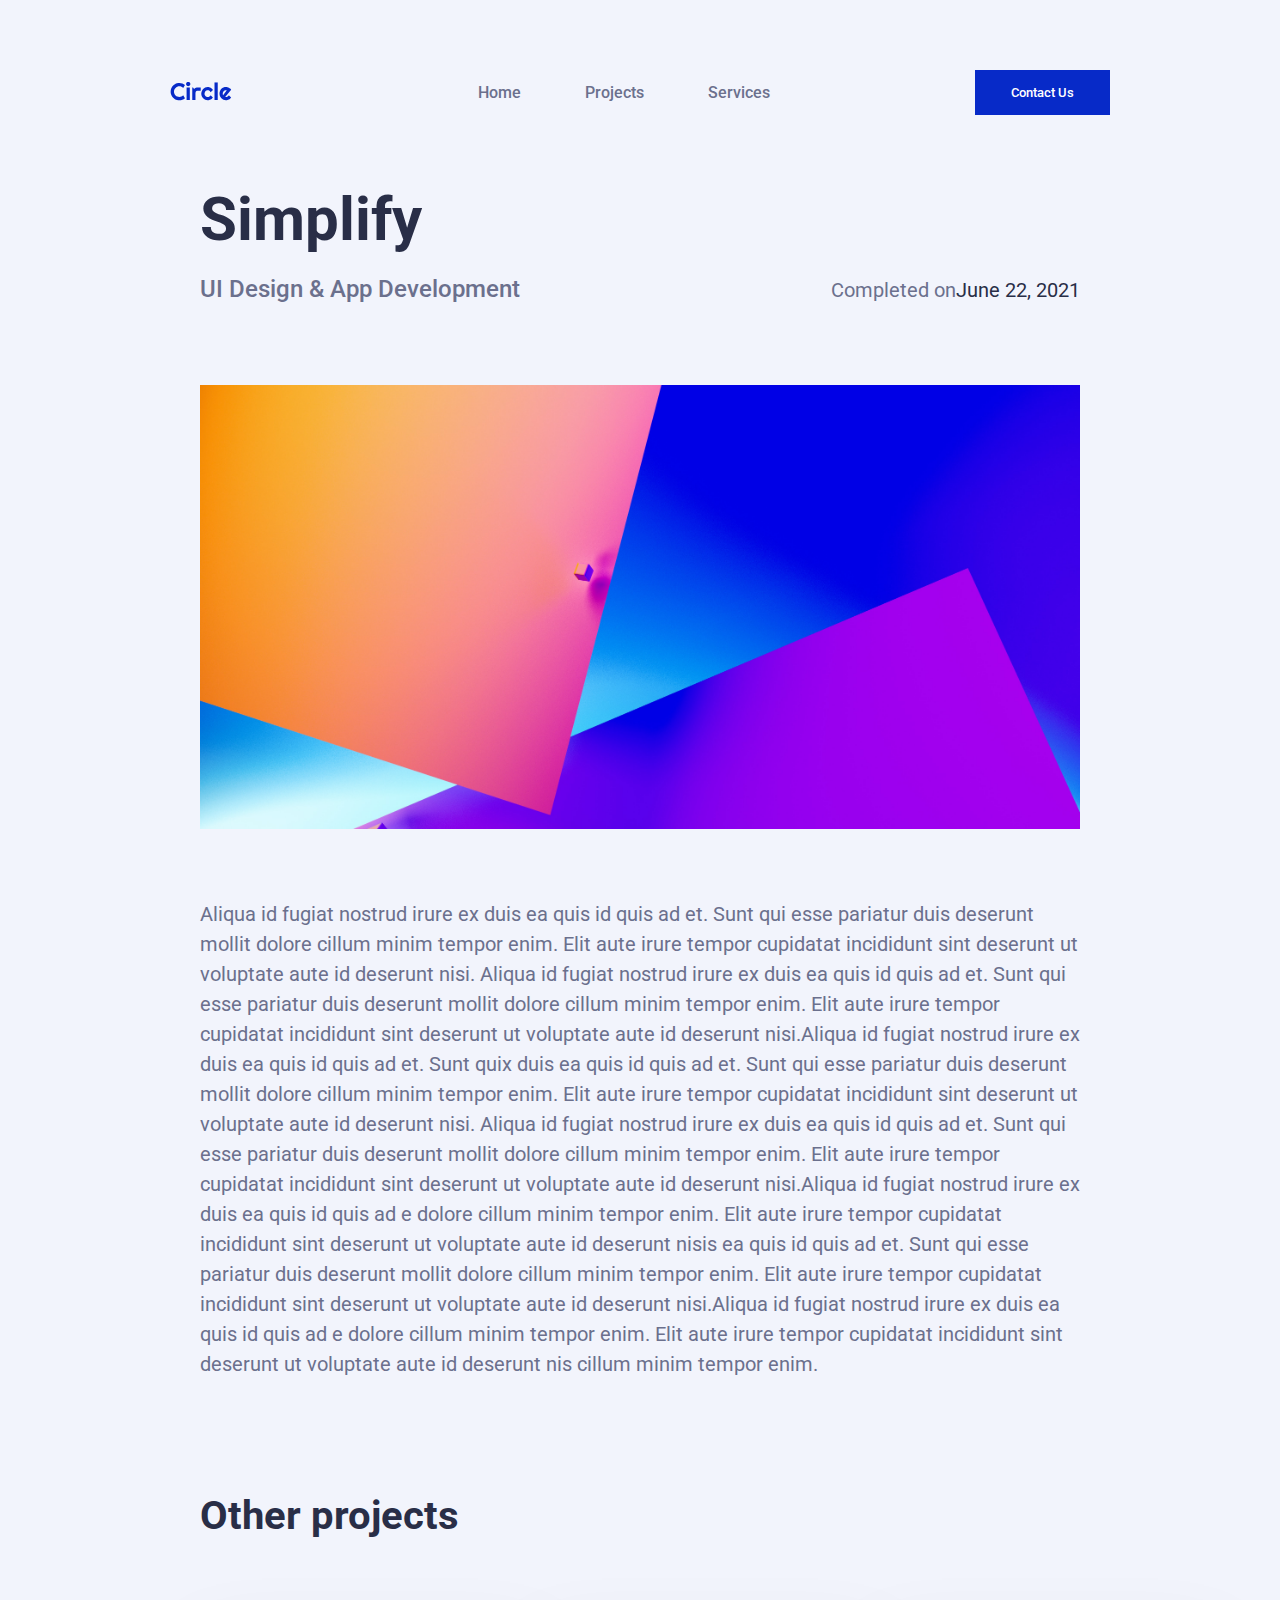
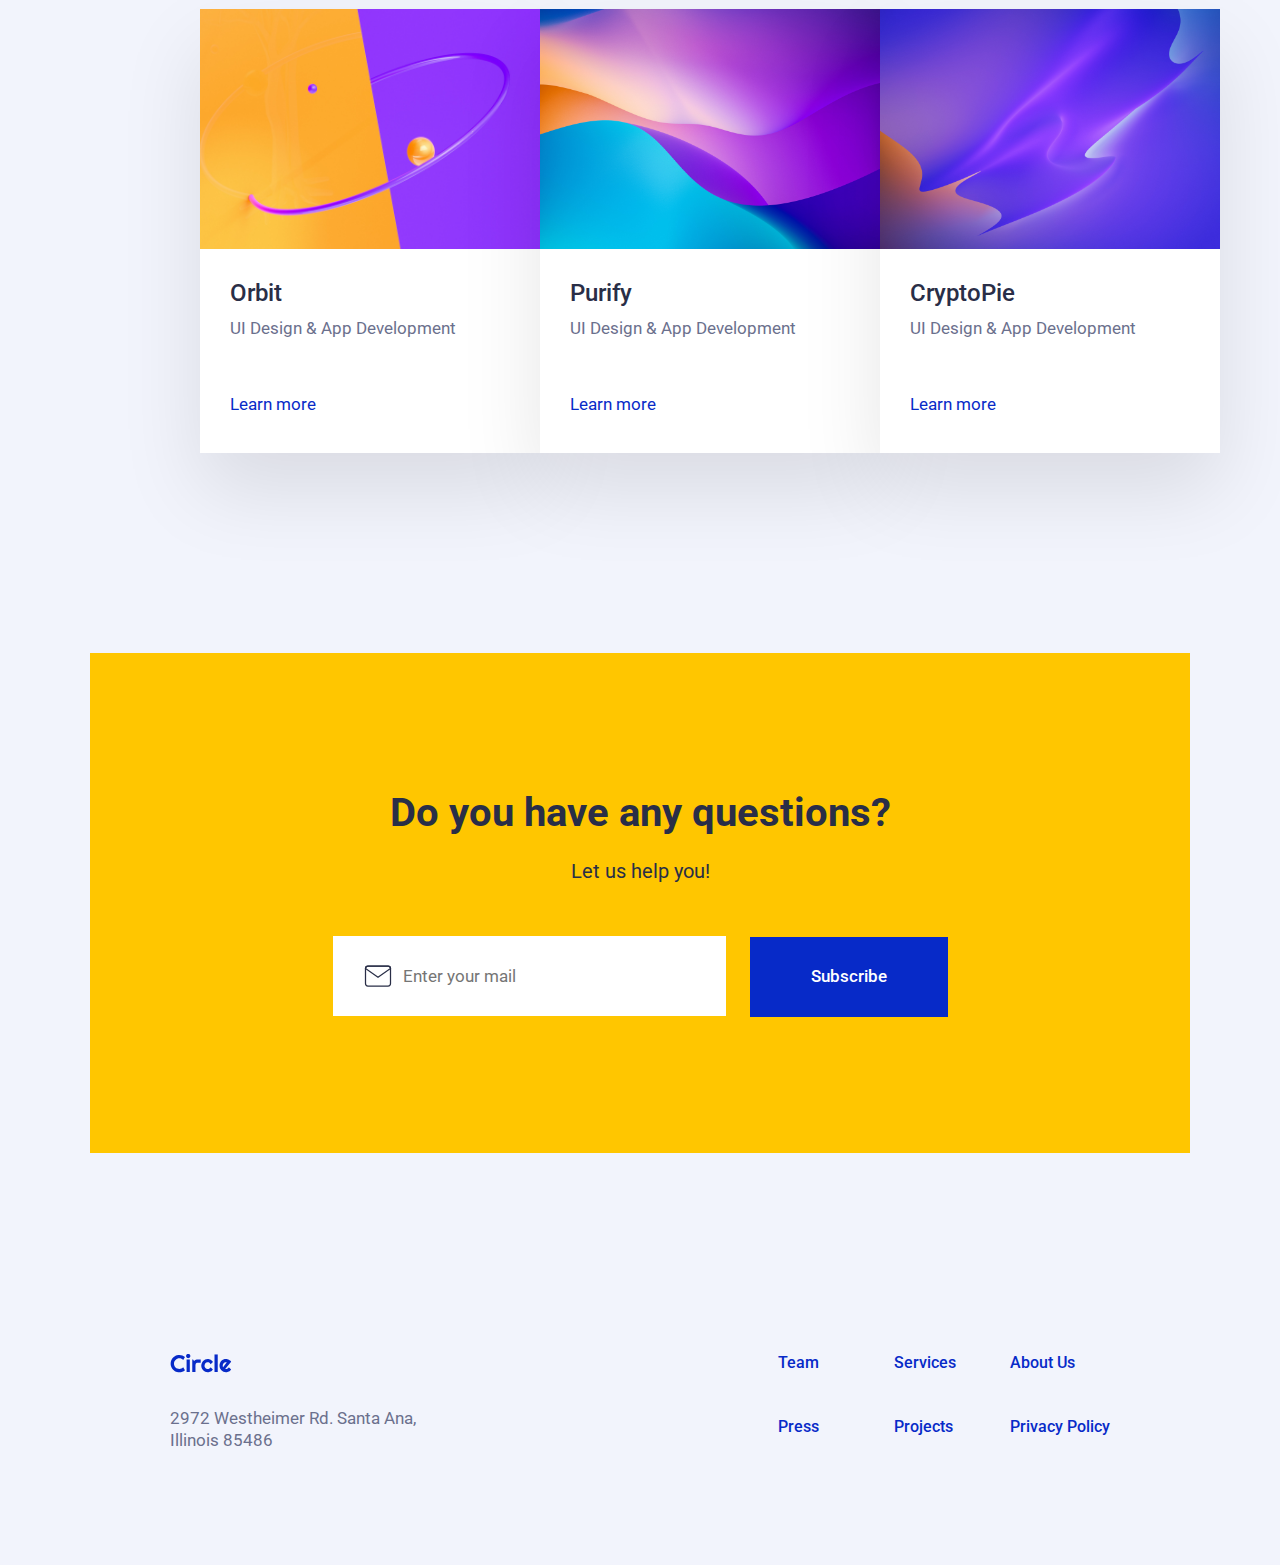
<file: index-project.html>
<!DOCTYPE html>
<html lang="en">
<head>
    <meta charset="UTF-8">
    <meta http-equiv="X-UA-Compatible" content="IE=edge">
    <meta name="viewport" content="width=device-width, initial-scale=1.0">
    <link rel="stylesheet" href=" style-copy.css">
    <link rel="preconnect" href="https://fonts.googleapis.com">
    <link rel="preconnect" href="https://fonts.gstatic.com" crossorigin>
    <link href="https://fonts.googleapis.com/css2?family=Roboto+Condensed:ital,wght@1,300&family=Roboto:wght@300;400;500;700&display=swap" rel="stylesheet">    
    <link href="https://fonts.googleapis.com/icon?family=Material+Icons" rel="stylesheet"
    />
    <title>circle</title>
</head>
<body>
    <header class="bg">
        <a href="/index.html"><img class="logo" src="project-assets/logos/circle.svg" alt="logo circle"></a>
        <nav>
            <ul class="navbar">
                <li> <a href="index.html">Home</a></li>
                <li> <a href="index-project.html">Projects</a></li>
                <li> <a href="#services">Services</a></li>
            </ul>
        </nav>
        <a href="index-contact-us.html"><button class="cta">Contact Us</button></a>
        <div class="burger-menu">
            <span class="material-icons">menu</span>
        </div>
    </header>
<div class="content bg">
    <div class="project-section">
    <h1 class="h1 txt-dark">Simplify</h1>
    <div class="project-details">
    <p class="body-txt-medium txt-medium">UI Design & App Development</p>
    <div class="date body-txt-regular">
        <p class="txt-medium body-txt-regular ">Completed on</p>
        <p class="txt-dark body-txt-regular"> June 22, 2021 </p>
    </div>
    </div>
    <div class="project-imatge"></div>
    <div class="project-text">
     <p class="body-txt-regular txt-medium">Aliqua id fugiat nostrud irure ex duis ea quis id quis ad et. Sunt qui esse pariatur duis deserunt mollit dolore cillum minim tempor enim. Elit aute irure tempor cupidatat incididunt sint deserunt ut voluptate aute id deserunt nisi. Aliqua id fugiat nostrud irure ex duis ea quis id quis ad et. Sunt qui esse pariatur duis deserunt mollit dolore cillum minim tempor enim. Elit aute irure tempor cupidatat incididunt sint deserunt ut voluptate aute id deserunt nisi.Aliqua id fugiat nostrud irure ex duis ea quis id quis ad et. Sunt quix duis ea quis id quis ad et. Sunt qui esse pariatur duis deserunt mollit dolore cillum minim tempor enim. Elit aute irure tempor cupidatat incididunt sint deserunt ut voluptate aute id deserunt nisi.

    Aliqua id fugiat nostrud irure ex duis ea quis id quis ad et. Sunt qui esse pariatur duis deserunt mollit dolore cillum minim tempor enim. Elit aute irure tempor cupidatat incididunt sint deserunt ut voluptate aute id deserunt nisi.Aliqua id fugiat nostrud irure ex duis ea quis id quis ad e dolore cillum minim tempor enim. Elit aute irure tempor cupidatat incididunt sint deserunt ut voluptate aute id deserunt nisis ea quis id quis ad et. Sunt qui esse pariatur duis deserunt mollit dolore cillum minim tempor enim. Elit aute irure tempor cupidatat incididunt sint deserunt ut voluptate aute id deserunt nisi.Aliqua id fugiat nostrud irure ex duis ea quis id quis ad e dolore cillum minim tempor enim. Elit aute irure tempor cupidatat incididunt sint deserunt ut voluptate aute id deserunt nis cillum minim tempor enim. </p>
    </div>
    </div>

    <div class="projects-section">
        <h3 class="h3-projects txt-dark ">Other projects</h3>
        <div class="projects">
            <div class="card-projects bg-white">
            <img src="project-assets/projects-section/4.jpg" alt="imagen-project">
            <p class="title-card body-txt-medium txt-dark ">Orbit</p>
            <p class="text-card headline-medium txt-medium">UI Design & App Development</p>
            <a class="link-card headline-medium primary-txt" href="#">Learn more</a>
            </div>
            <div class="card-projects bg-white">
            <img src="project-assets/projects-section/5.jpg" alt="imagen-project">
            <p class="title-card body-txt-medium txt-dark ">Purify</p>
            <p class="text-card headline-medium txt-medium">UI Design & App Development</p>
            <a class="link-card headline-medium primary-txt" href="#">Learn more</a>
            </div>
            <div class="card-projects bg-white">
            <img src="project-assets/projects-section/6.jpg" alt="imagen-project">
            <p class="title-card body-txt-medium txt-dark ">CryptoPie</p>
            <p class="text-card headline-medium txt-medium">UI Design & App Development</p>
            <a class="link-card headline-medium primary-txt" href="#">Learn more</a>
            </div>
        </div>  
    </div>
    <div class="cta-section">
        <div class="cta-text txt-dark">
        <h3>Do you have any questions?</h3>
        <p class="body-txt-regular txt-dark">Let us help you!</p>
        <div class="cta-mail">
            <div class="icon-mail"></div>
            <input class="input headline-medium" type="email" id="email" name="email" placeholder= "Enter your mail">
            <a href="#"><button class="cta headline-regular">Subscribe</button></a>
        </div>
        </div>
    </div> 
</div>
<footer class="bg">
    <div class="footer-web">
    <div class="footer-left">
        <img class="logo" src="project-assets/logos/circle.svg" alt="logo circle">
        <p class="headline-medium txt-medium">2972 Westheimer Rd. Santa Ana,<br>Illinois 85486</p>
    </div>
    <div class="footer-right">
        <a href="#team">Team</a>
        <a href="#services">Services</a>
        <a href="#about-us">About Us</a>
        <a href="#press">Press</a>
        <a href="#projects">Projects</a>
        <a href="#provacy-policy">Privacy Policy</a>
    </div>
    </div>
</footer>
</body>
</html>
</file>
<file: style-copy.css>
/* Reset origin styles */

* {
  box-sizing: border-box;
  margin: 0;
}

/* Colors */

:root {
  --accent: #43d2ff;
  --primary: #072ac8;
  --primary-hover: #a2d6f9;
  --primary-tapped: #d1edff;
  --secondary: #ffc600;
  --secondary2: #fce300;
  --neutral-dark: #292e47;
  --neutral-medium: #6b708d;
  --neutral-light: #f2f4fc;
  --neutral-light-blue: #ecf7ff;
  --white: #ffffff;
}

.primary-bg {
  background-color: var(--primary);
}

.primary-txt {
  color: var(--primary);
}

.primary-tapped-bg {
  background-color: var(--primary-tapped);
}

.primary-hover-bg {
  background-color: var(--primary-hover);
}

.primary-hover-txt {
  color: var(--primary-hover);
}

.secondary-bg {
  background-color: var(--secondary);
}

.secondary-txt {
  color: var(--secondary);
}

.bg {
  background-color: var(--neutral-light);
}

.txt-white {
  color: var(--white);
}
.txt-dark {
  color: var(--neutral-dark);
}

.bg-dark {
  background-color: var(--neutral-dark);
}

.txt-medium {
  color: var(--neutral-medium);
}

.bg-white {
  background-color: var(--white);
}

.txt-white {
  color: var(--white);
}

/* Text styles */

h1 {
  font-family: "Roboto", sans-serif;
  font-style: normal;
  font-weight: bold;
  font-size: 60px;
  line-height: 70px;
}

h2 {
  font-family: "Roboto", sans-serif;
  font-style: normal;
  font-weight: bold;
  font-size: 50px;
  line-height: 59px;
}

h3 {
  font-family: "Roboto", sans-serif;
  font-style: normal;
  font-weight: bold;
  font-size: 40px;
  line-height: 47px;
}

h4 {
  font-family: "Roboto", sans-serif;
  font-style: normal;
  font-weight: bold;
  font-size: 24px;
  line-height: 28px;
}

.body-txt-medium {
  font-family: "Roboto", sans-serif;
  font-style: normal;
  font-weight: 500;
  font-size: 24px;
  line-height: 28px;
}

.body-txt-regular {
  font-family: "Roboto", sans-serif;
  font-style: normal;
  font-weight: 400;
  font-size: 20px;
  line-height: 150%;
}

.headline-regular {
  font-family: "Roboto", sans-serif;
  font-style: normal;
  font-weight: 500;
  font-size: 17px;
  line-height: 150%;
}

.headline-medium {
  font-family: "Roboto", sans-serif;
  font-style: normal;
  font-weight: 400;
  font-size: 17px;
  line-height: 130%;
}

.caption-regular {
  font-family: "Roboto", sans-serif;
  font-style: normal;
  text-decoration: none;
  font-weight: 500;
  font-size: 17px;
  line-height: 130%;
}

.caption-small {
  font-family: "Roboto", sans-serif;
  font-style: normal;
  font-weight: normal;
  font-size: 13px;
  line-height: 15px;
}

/* GENERIC */
/* Header */
li,
a {
  font-family: "Roboto", sans-serif;
  font-weight: 500;
  color: #6b708d;
  text-decoration: none;
}

header {
  display: flex;
  justify-content: space-between;
  align-items: center;
  padding: 70px 170px;
}

.logo {
  cursor: pointer;
}

.navbar {
  list-style: none;
}

.navbar li {
  display: inline-block;
  padding: 0 30px;
}

.navbar li a {
  transition: all 0, 3s ease 0s;
}

.navbar li a:hover {
  color: var(--primary);
}

.cta {
  font-family: "Roboto", sans-serif;
  font-weight: 500;
  padding: 15px 36px;
  background-color: var(--primary);
  color: var(--white);
  border: none;
  cursor: pointer;
  transition: all 0, 3s ease 0s;
}

.cta:hover {
  background-color: var(--neutral-dark);
}

.burger-menu {
  display: none;
}
/* Content */

.content {
  display: flex;
  flex-direction: column;
  height: fit-content;
  padding: 0 30px;
  padding-bottom: 170px;
}

/* footer */

footer {
  display: flex;
  flex-direction: column;
  width: 100%;
  height: 242px;
  position: relative;
}

.footer-web {
  display: flex;
  flex-direction: row;
  justify-content: space-between;
  height: 242px;
  margin-left: 170px;
  margin-right: 170px;
  margin-top: 30px;
  margin-bottom: 100px;
}

.footer-left p {
  margin-top: 30px;
}

.footer-right {
  display: grid;
  grid-auto-columns: 1fr;
  grid-column-gap: 16px;
  grid-row-gap: 16px;
  -ms-grid-columns: 1fr 1fr 1fr;
  grid-template-columns: 1fr 1fr 1fr;
  -ms-grid-rows: auto;
  grid-template-rows: auto;
}

.footer-right a {
  color: var(--primary);
}

/* HOMEPAGE */
/* Hero Section */

.hero-section {
  display: flex;
  height: max-content;
  margin: 0 140px;
  justify-content: space-between;
}

.imatge-hero {
  position: relative;
}

.img-hero {
  max-width: 560px;
  vertical-align: middle;
  display: inline-block;
}
.hero-content {
  display: flex;
  flex-direction: column;
  height: max-content;
  margin-top: 109px;
  margin-bottom: 119px;
  max-width: 530px;
}

.hero-content p {
  margin-top: 30px;
  margin-bottom: 40px;
}

.btn-hero {
  display: flex;
  flex-direction: row;
  flex-wrap: nowrap;
  align-items: center;
}

.btn-ourwork {
  margin-left: 40px;
  transition: all 0, 3s ease 0s;
}

.btn-ourwork:hover {
  color: var(--primary);
}

.card1 {
  position: absolute;
  left: -19%;
  top: 0%;
  right: auto;
  bottom: auto;
  max-width: 375px;
}

.card2 {
  position: absolute;
  left: auto;
  top: auto;
  right: -25%;
  bottom: -22%;
  max-width: 375px;
}

.client-section {
  display: flex;
  flex-direction: row;
  width: 100%;
  position: relative;
  height: max-content;
  top: 130px;
}

/* clients sections */

.client-section {
  margin-top: 30px;
  margin-bottom: 350px;
}
.logos-section {
  display: flex;
  flex-direction: row;
  justify-content: space-between;
  align-items: center;
  width: 100%;
  position: relative;
  margin: 0 170px;
}

.clients {
  display: flex;
  width: 150px;
  left: 1120px;
  top: 0px;
  justify-content: center;
  align-items: center;
}

/* projects sections */

.projects-section {
  display: flex;
  flex-direction: column;
  width: 100%;
  height: max-content;
}

.h3-projects {
  width: 100%;
  height: max-content;
  margin-bottom: 70px;
  padding-left: 170px;
}

.projects {
  display: flex;
  flex-direction: row;
  justify-content: space-between;
  align-items: center;
  position: relative;
  height: max-content;
  margin: 0 170px;
}

.card-projects {
  display: flex;
  flex-direction: column;
  width: 340px;
  min-height: 444px;
  height: max-content;
  box-shadow: 0px 38.7755px 77.551px rgba(0, 0, 0, 0.1);
}
.projects img {
  width: 340px;
  height: 240px;
}

.title-card {
  margin-top: 30px;
  margin-left: 30px;
  margin-bottom: 10px;
}

.text-card {
  margin-left: 30px;
  margin-right: 30px;
}

.link-card {
  margin-top: 54px;
  margin-left: 30px;
}

/* Testimonial section */

.testimonial-section {
  position: relative;
  display: flex;
  flex-direction: column;
  margin-left: 60px;
  margin-right: 60px;
  min-height: 622px;
  height: max-content;
  margin-top: 200px;
  background-image: url("project-assets/testimonial-section/orbit.png");
  background-size: cover;
  align-items: center;
  justify-content: center;
}

.testimonial-text {
  display: flex;
  flex-direction: column;
  align-items: center;
  justify-content: center;
  position: relative;
  height: max-content;
  min-width: 630px;
  text-align: center;
}
.testimonial-section h3 {
  margin-bottom: 104px;
}

.clients-information {
  margin-top: 105px;
  display: flex;
  flex-direction: row;
  align-items: center;
  width: 171px;
  height: 50px;
}

.img-clients {
  height: 50px;
  width: 50px;
  border-radius: 50px;
}

.information {
  text-align: left;
  margin-left: 10px;
}

/* Testimonial section > emoji */

.emoji {
  width: 150px;
  height: 150px;
}

.tl {
  position: absolute;
  top: 51px;
  left: 76px;
}

.tr {
  position: absolute;
  top: 51px;
  right: 76px;
}

.bl {
  position: absolute;
  bottom: 51px;
  left: 76px;
}

.br {
  position: absolute;
  bottom: 51px;
  right: 76px;
}

/* Our services */

.services-section {
  display: flex;
  flex-direction: column;
  width: 100%;
  height: max-content;
  margin-top: 200px;
}

.services {
  display: flex;
  flex-direction: row;
  justify-content: space-between;
  align-items: center;
  position: relative;
  height: max-content;
  margin: 0 170px;
}

.card-services {
  display: flex;
  flex-direction: column;
  width: 340px;
  min-height: 380px;
  height: max-content;
  box-shadow: 0px 38.7755px 77.551px rgba(0, 0, 0, 0.1);
}

.circulo {
  display: flex;
  align-items: center;
  justify-content: center;
  height: 80px;
  width: 80px;
  border-radius: 50px;
  margin-top: 40px;
  margin-left: 30px;
}

.imagen-service {
  display: flex;
  height: 40px;
  width: 40px;
}

/* cta mail */

.cta-section {
  position: relative;
  display: flex;
  flex-direction: column;
  margin-left: 60px;
  margin-right: 60px;
  min-height: 500px;
  height: max-content;
  margin-top: 200px;
  background-color: var(--secondary);
  justify-content: center;
  align-items: center;
}

.cta-text {
  display: flex;
  flex-direction: column;
  align-items: center;
  justify-content: center;
  height: max-content;
  width: 100%;
  background-color: none;
  text-align: center;
}

.cta-text p {
  margin-top: 20px;
  margin-bottom: 50px;
}

.cta-mail {
  position: relative;
}
.input {
  width: 393px;
  min-height: 80px;
  height: max-content;
  border: none;
  padding-left: 70px;
}

.icon-mail {
  position: absolute;
  left: 30px;
  top: 25px;
  width: 30px;
  height: 30px;
  background-image: url(project-assets/newsletter/icon/mail.svg);
  background-size: auto;
  background-repeat: no-repeat;
}

.cta-mail button {
  min-height: 80px;
  width: 198px;
  margin-left: 20px;
}

/* PAGE PROJECTS */

.project-section {
  display: flex;
  flex-direction: column;
  height: max-content;
  top: 146px;
  margin: 0 170px;
  margin-bottom: 113px;
}

.project-details {
  display: flex;
  width: 100%;
  flex-direction: row;
  justify-content: space-between;
  margin-top: 20px;
}

.project-imatge {
  display: flex;
  margin-top: 80px;
  margin-bottom: 70px;
  min-height: 444px;
  background-image: url("project-assets/projects-section/1.jpg");
  background-size: cover;
}

.project-text {
  display: flex;
  height: max-content;
}

.date {
  display: flex;
  flex-direction: row;
}

/* PAGE CONTACT US */
.contact-us-section {
  display: flex;
  flex-direction: column;
  height: 830px;
  top: 146px;
  margin: 0 170px;
}

.contact-form {
  margin-top: 80px;
}

.form-name {
  display: flex;
  flex-direction: column;
}

.input-form {
  width: 100%;
  min-height: 80px;
  border: none;
  padding-left: 70px;
  margin: 20px 0px;
}

.form-section {
  display: flex;
  flex-direction: row;
  width: 100%;
  justify-content: space-between;
}

.phone-form {
  display: flex;
  flex-direction: column;
  width: 100%;
  margin-left: 10px;
}

.mail-form {
  flex-direction: column;
  display: flex;
  width: 100%;
  margin-right: 10px;
}

.submit {
  background-color: var(--primary);
  width: 100%;
  min-height: 80px;
  border: none;
}

.submit:hover {
  background-color: var(--neutral-dark);
}

/* MEDIA QUERIES START */

@media (max-width: 415px) {
  /* Text styles mobile */

  h1 {
    font-family: "Roboto", sans-serif;
    font-style: normal;
    font-weight: bold;
    font-size: 30px;
    line-height: 40px;
  }

  h2 {
    font-family: "Roboto", sans-serif;
    font-style: normal;
    font-weight: bold;
    font-size: 50px;
    line-height: 59px;
  }

  h3 {
    font-family: "Roboto", sans-serif;
    font-style: normal;
    font-weight: bold;
    font-size: 30px;
    line-height: 37px;
  }

  h4 {
    font-family: "Roboto", sans-serif;
    font-style: normal;
    font-weight: bold;
    font-size: 24px;
    line-height: 28px;
  }

  .body-txt-medium {
    font-family: "Roboto", sans-serif;
    font-style: normal;
    font-weight: 500;
    font-size: 20px;
    line-height: 30px;
  }

  .body-txt-regular {
    font-family: "Roboto", sans-serif;
    font-style: normal;
    font-weight: 400;
    font-size: 20px;
    line-height: 150%;
  }

  .headline-regular {
    font-family: "Roboto", sans-serif;
    font-style: normal;
    font-weight: 500;
    font-size: 17px;
    line-height: 150%;
  }

  .headline-medium {
    font-family: "Roboto", sans-serif;
    font-style: normal;
    font-weight: 400;
    font-size: 17px;
    line-height: 130%;
  }

  .caption-regular {
    font-family: "Roboto", sans-serif;
    font-style: normal;
    text-decoration: none;
    font-weight: 500;
    font-size: 17px;
    line-height: 130%;
  }

  .caption-small {
    font-family: "Roboto", sans-serif;
    font-style: normal;
    font-weight: normal;
    font-size: 13px;
    line-height: 15px;
  }

  /* Content */
  .content {
    padding-bottom: 30px;
  }
  /* Header */
  header {
    padding: 24px;
  }
  .navbar {
    display: none;
  }

  .cta {
    display: none;
  }

  .burger-menu {
    display: inline-block;
  }
  /* HOME PAGE */
  /* hero section */
  /* hero section > content */
  .hero-section {
    flex-direction: column;
    margin: 0px;
    text-align: center;
  }
  .hero-content {
    margin: 30px 0px;
  }

  .btn-hero {
    flex-direction: column;
    align-items: center;
  }
  .get-in-touch {
    display: flex;
    margin-bottom: 20px;
  }

  .btn-ourwork {
    margin: 0px;
  }
  /* hero section > image */

  .card1 {
    display: none;
  }

  .card2 {
    display: none;
  }

  .imatge-hero {
    display: flex;
    width: 100%;
    max-width: none;
  }

  .img-hero {
    width: 100%;
    max-width: none;
  }
  /* clients sections */
  .client-section {
    top: 40px;
    margin-bottom: 40px;
    min-height: 270px;
  }
  .logos-section {
    margin: 0px;
    flex-wrap: wrap;
  }
  .amazon {
    visibility: hidden;
  }

  /* projects sections */

  .project-section {
    height: fit-content;
  }

  .h3-projects {
    padding-left: 0px;
    text-align: center;
  }

  .projects {
    flex-direction: column;
    height: fit-content;
    margin: 0px;
    align-items: center;
  }

  .card-projects {
    margin: 10px 0px;
  }

  /* testimonial sections */

  .testimonial-section {
    margin: 20px 0px;
    min-height: 100%;
    min-width: none;
    padding: 30px 0px;
  }

  .testimonial-section h3 {
    position: relative;
    margin-bottom: 40px;
  }

  .testimonial-text {
    min-width: 100%;
    width: 100%;
    padding: 0 15px;
    margin: 40px;
  }

  .clients-information {
    margin-top: 40px;
  }
  .emoji {
    visibility: hidden;
  }
  /* service secion */

  .services-section {
    margin-top: 40px;
  }
  .services {
    flex-direction: column;
    margin: 10px 0px;
  }

  .card-services {
    margin: 10px 0px;
  }

  /* cta mail */
  .cta-section {
    margin: 0px 0px;
    margin-top: 40px;
    padding-top: 80px;
    padding-bottom: 80px;
    min-height: 100%;
  }
  .subscribe {
    display: flex;
    margin: 0px;
  }

  .cta-mail {
    display: flex;
    flex-direction: column;
    padding: 0px;
    align-items: center;
  }

  .cta-mail button {
    margin: 0px;
    min-height: 100%;
    width: 100%;
  }

  .input {
    width: 100%;
    margin-bottom: 10px;
  }

  .footer-web {
    flex-direction: column;
    margin: 0px 0px;
    align-items: center;
    padding-bottom: 30px;
  }

  .footer-left {
    text-align: center;
    margin: 30px;
  }

  .footer-left img {
    align-items: center;
  }

  .footer-left p {
    text-align: center;
  }

  .footer-right {
    margin: 0px 50px;
  }

  /*PAGE PROJECTS*/
  .project-section {
    margin: 0px;
    margin-bottom: 60px;
  }
  .project-details {
    flex-direction: column;
  }

  .project-imatge {
    margin-top: 40px;
  }

  /*PAGE CONTACT US*/

  .contact-us-section {
    margin: 0px;
    margin-bottom: 60px;
    min-height: 100%;
    padding: 30px 0px;
  }
  .form-section {
    flex-direction: column;
  }

  .phone-form {
    margin-left: 0px;
  }

  .mail-form {
    margin-right: 0px;
  }
}
</file>
